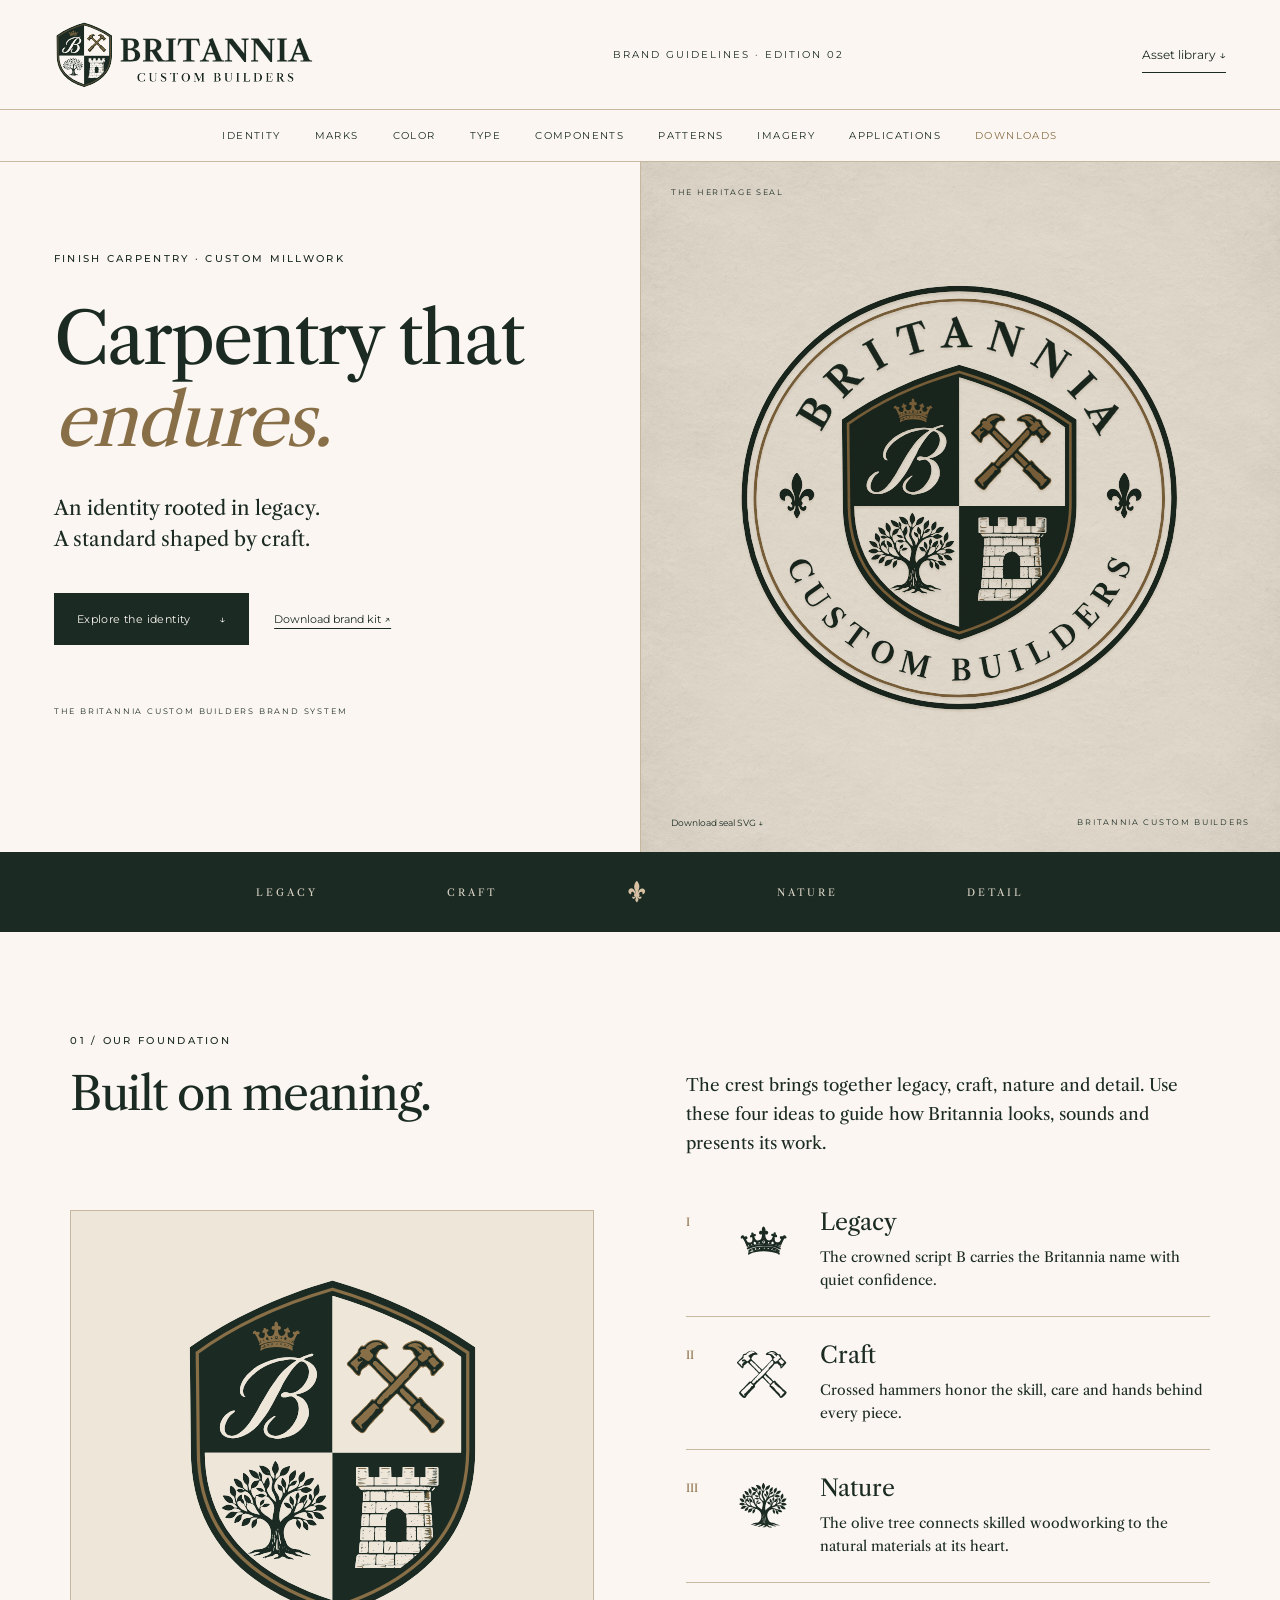
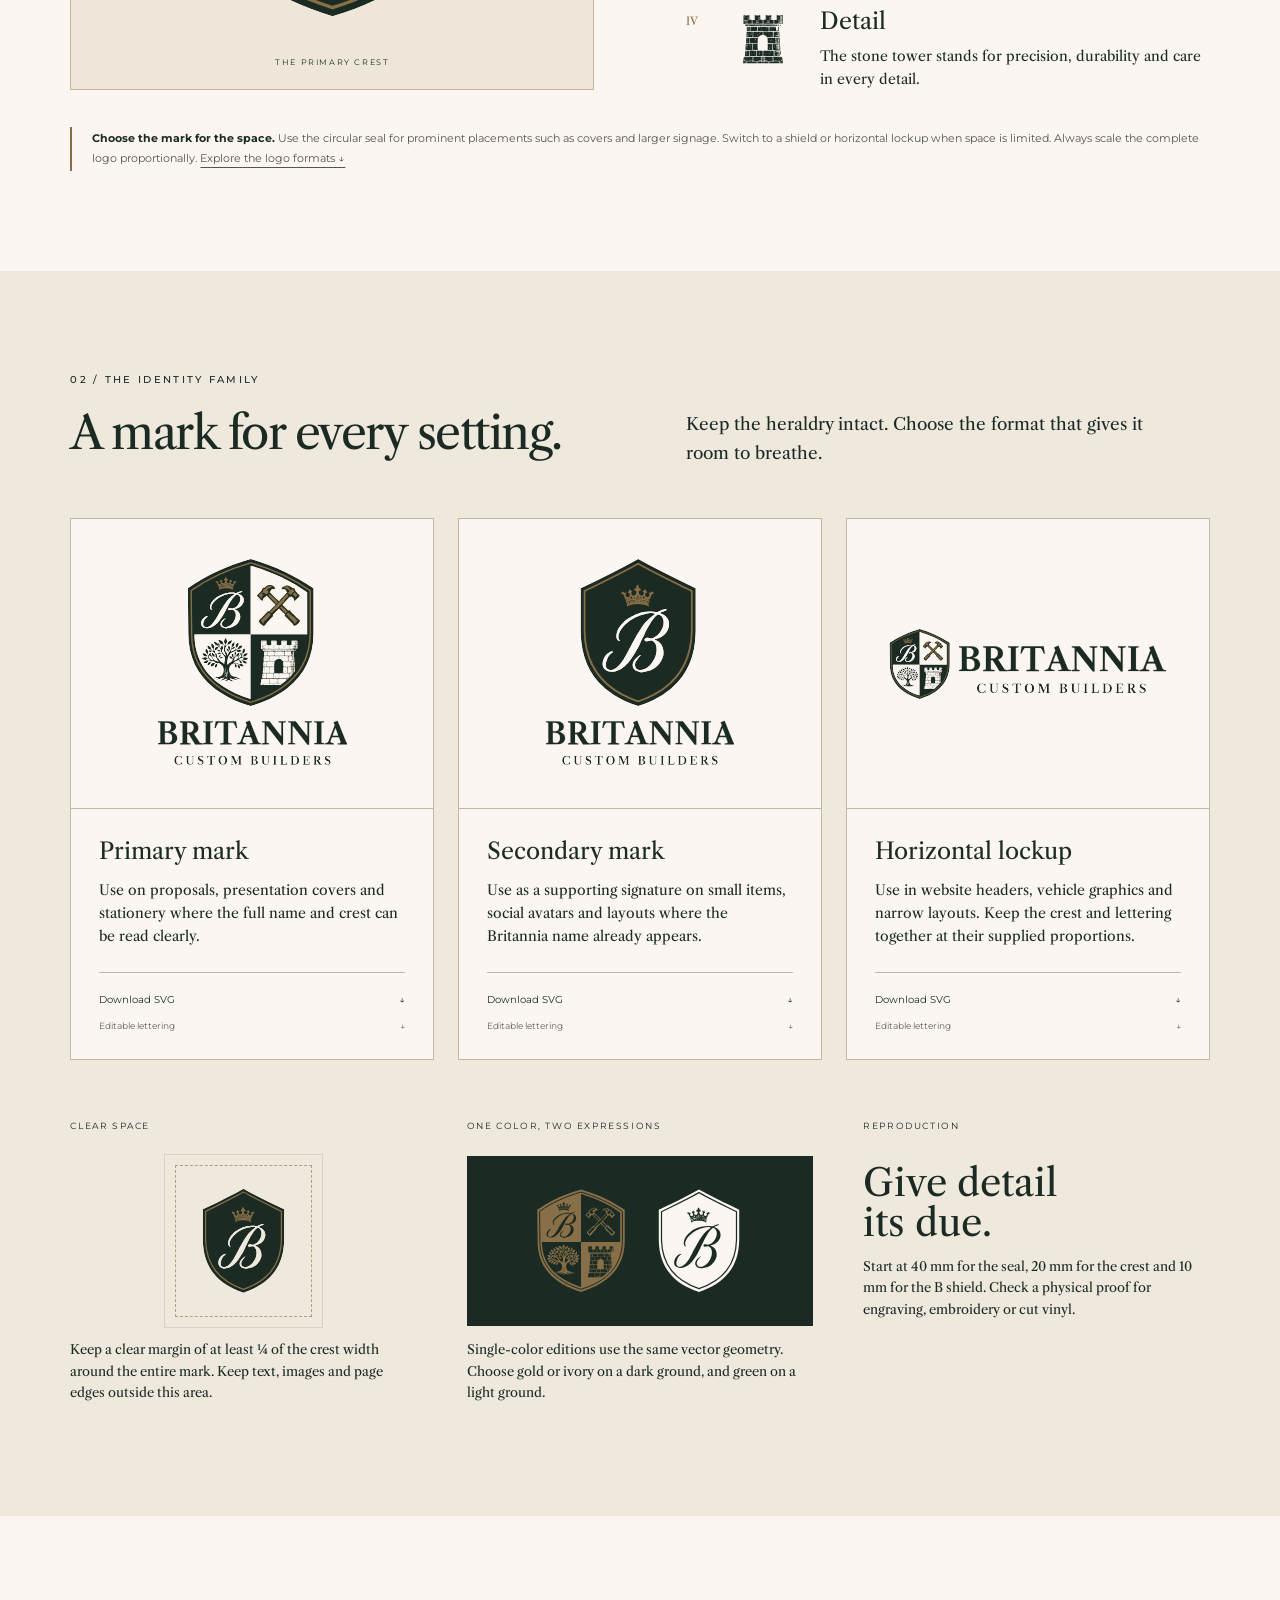
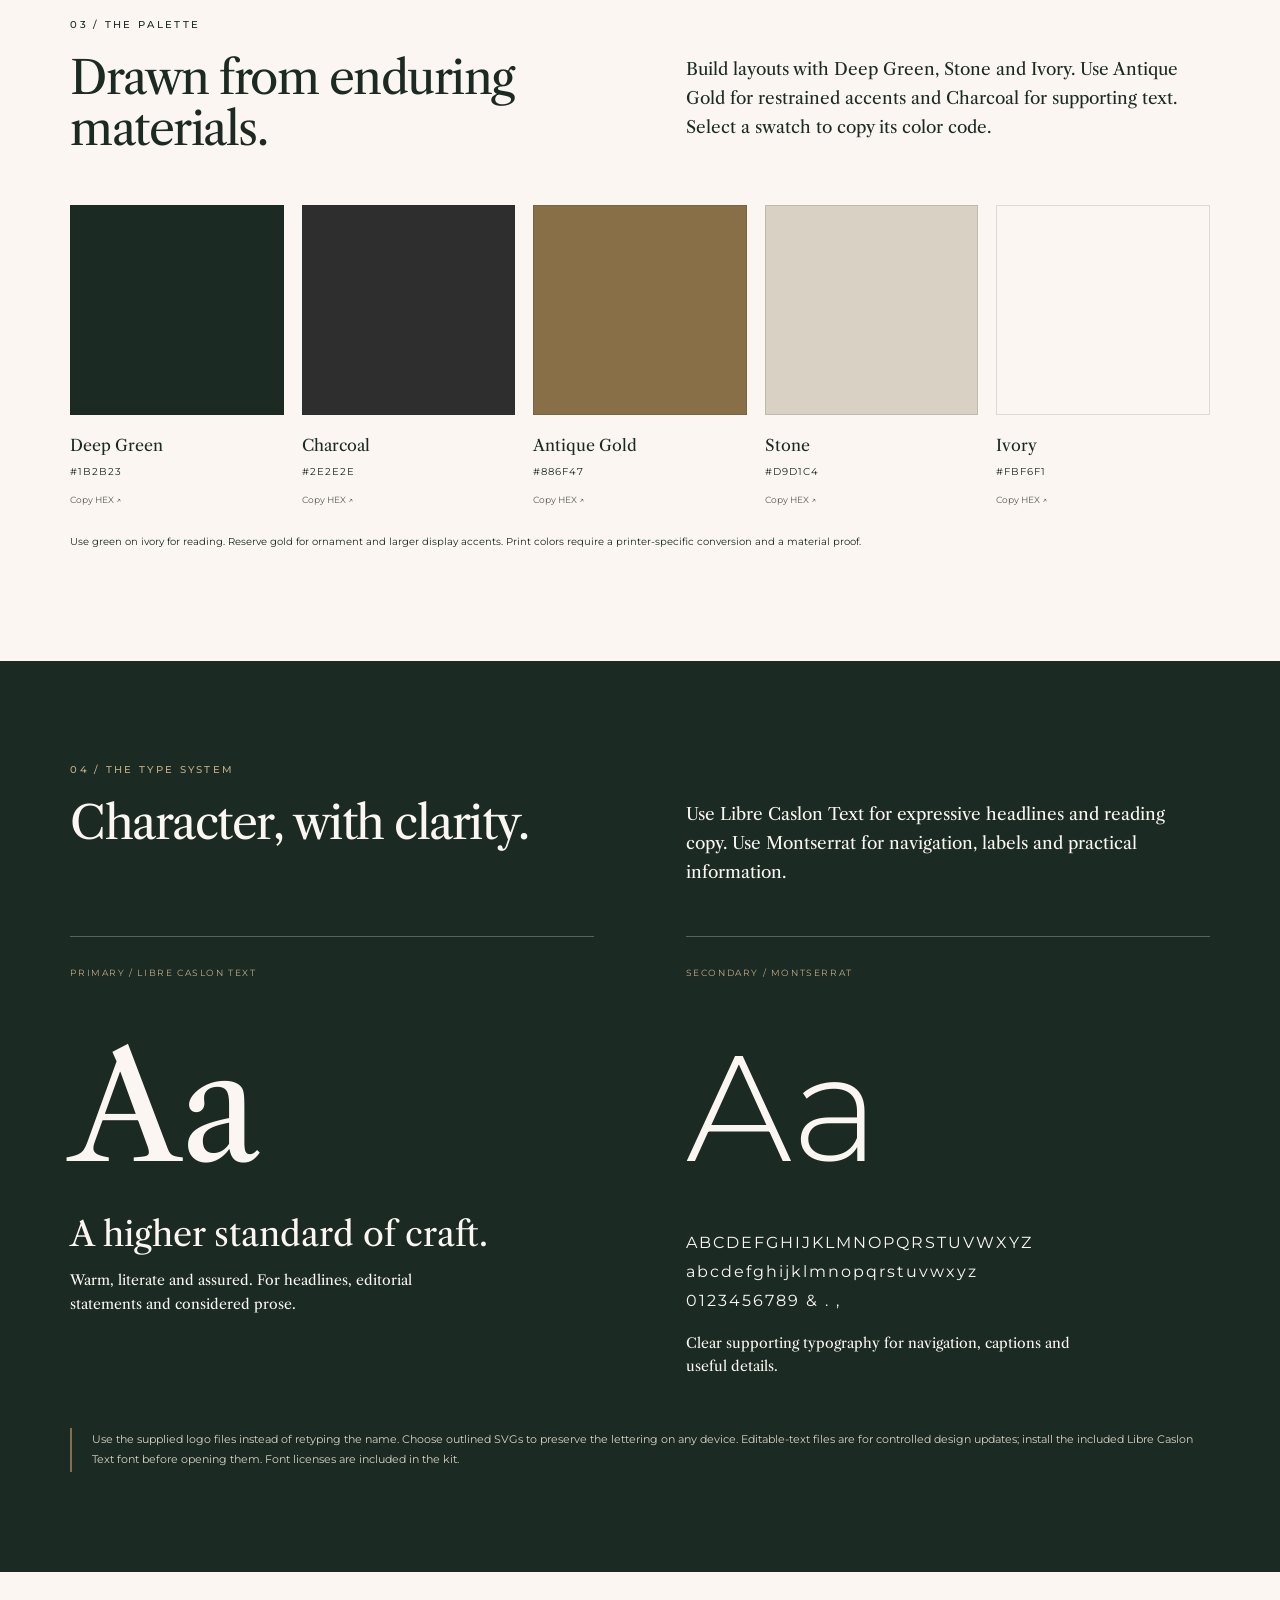
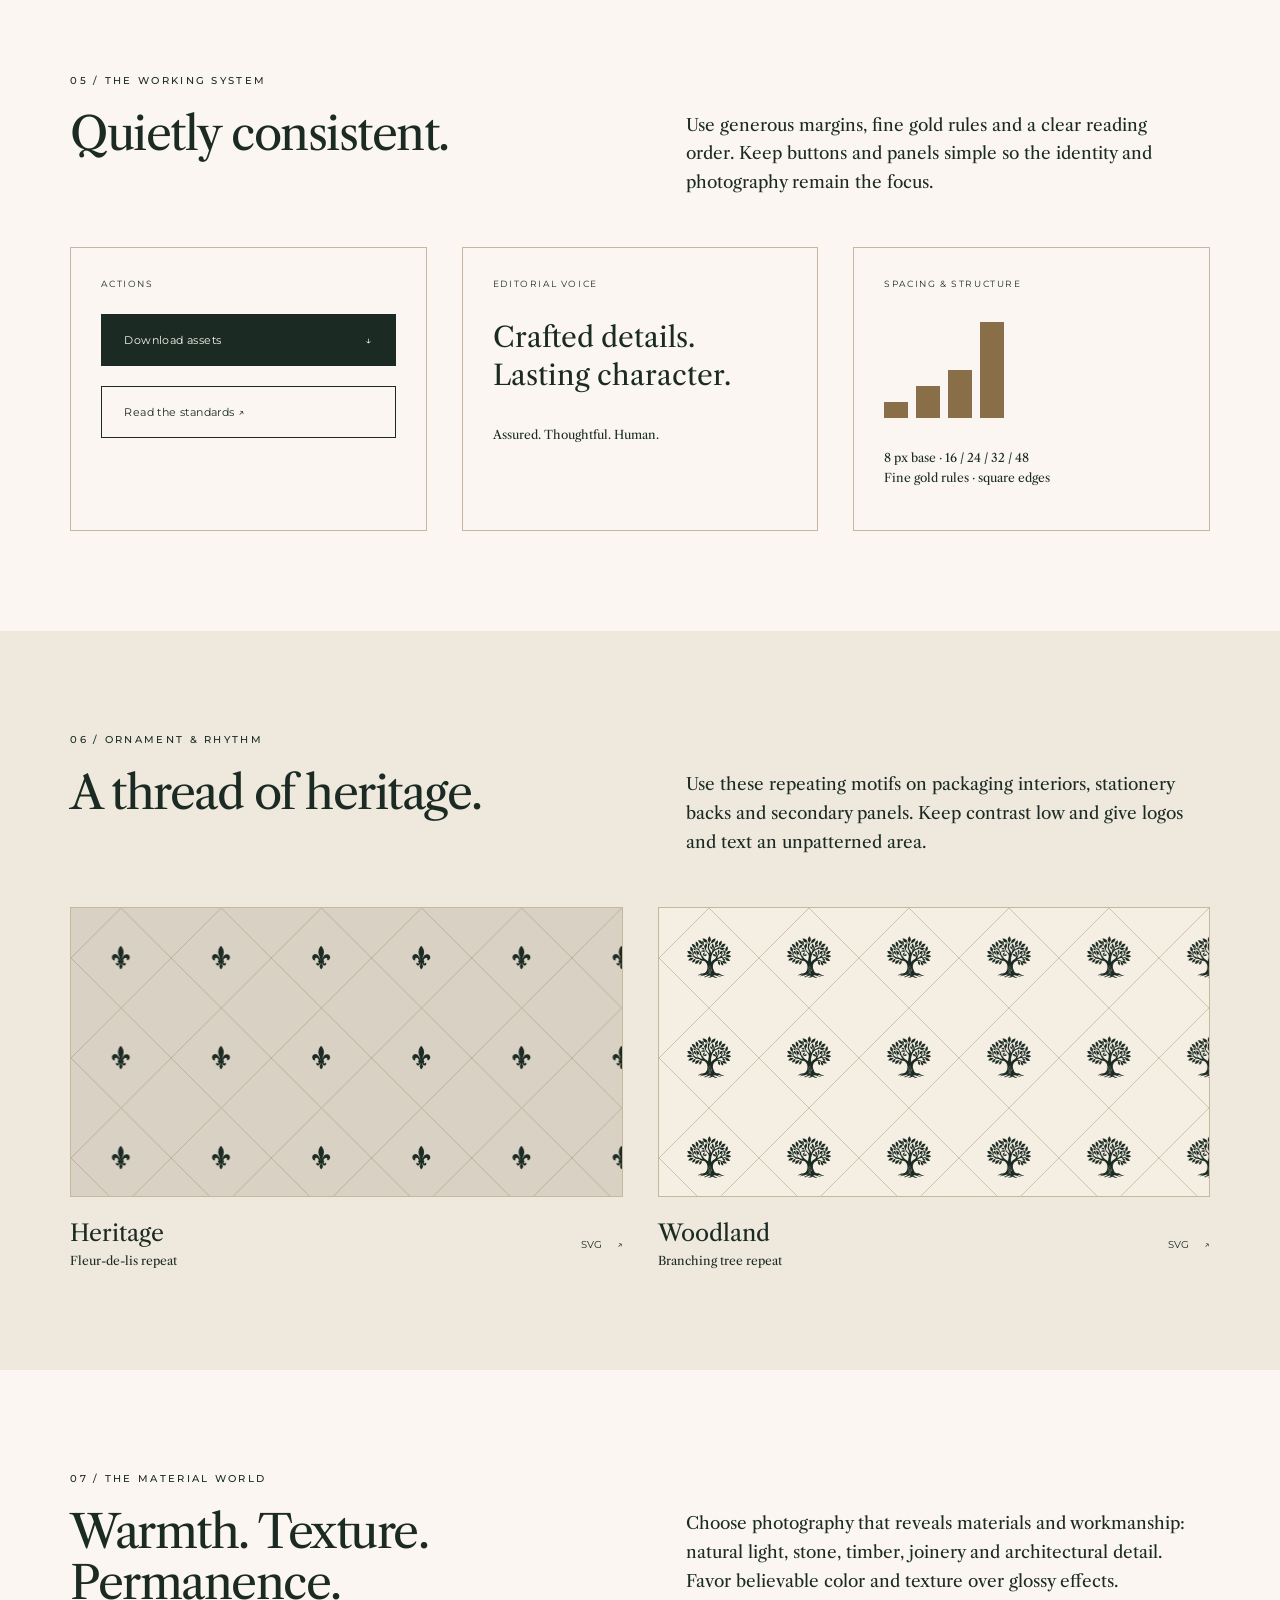
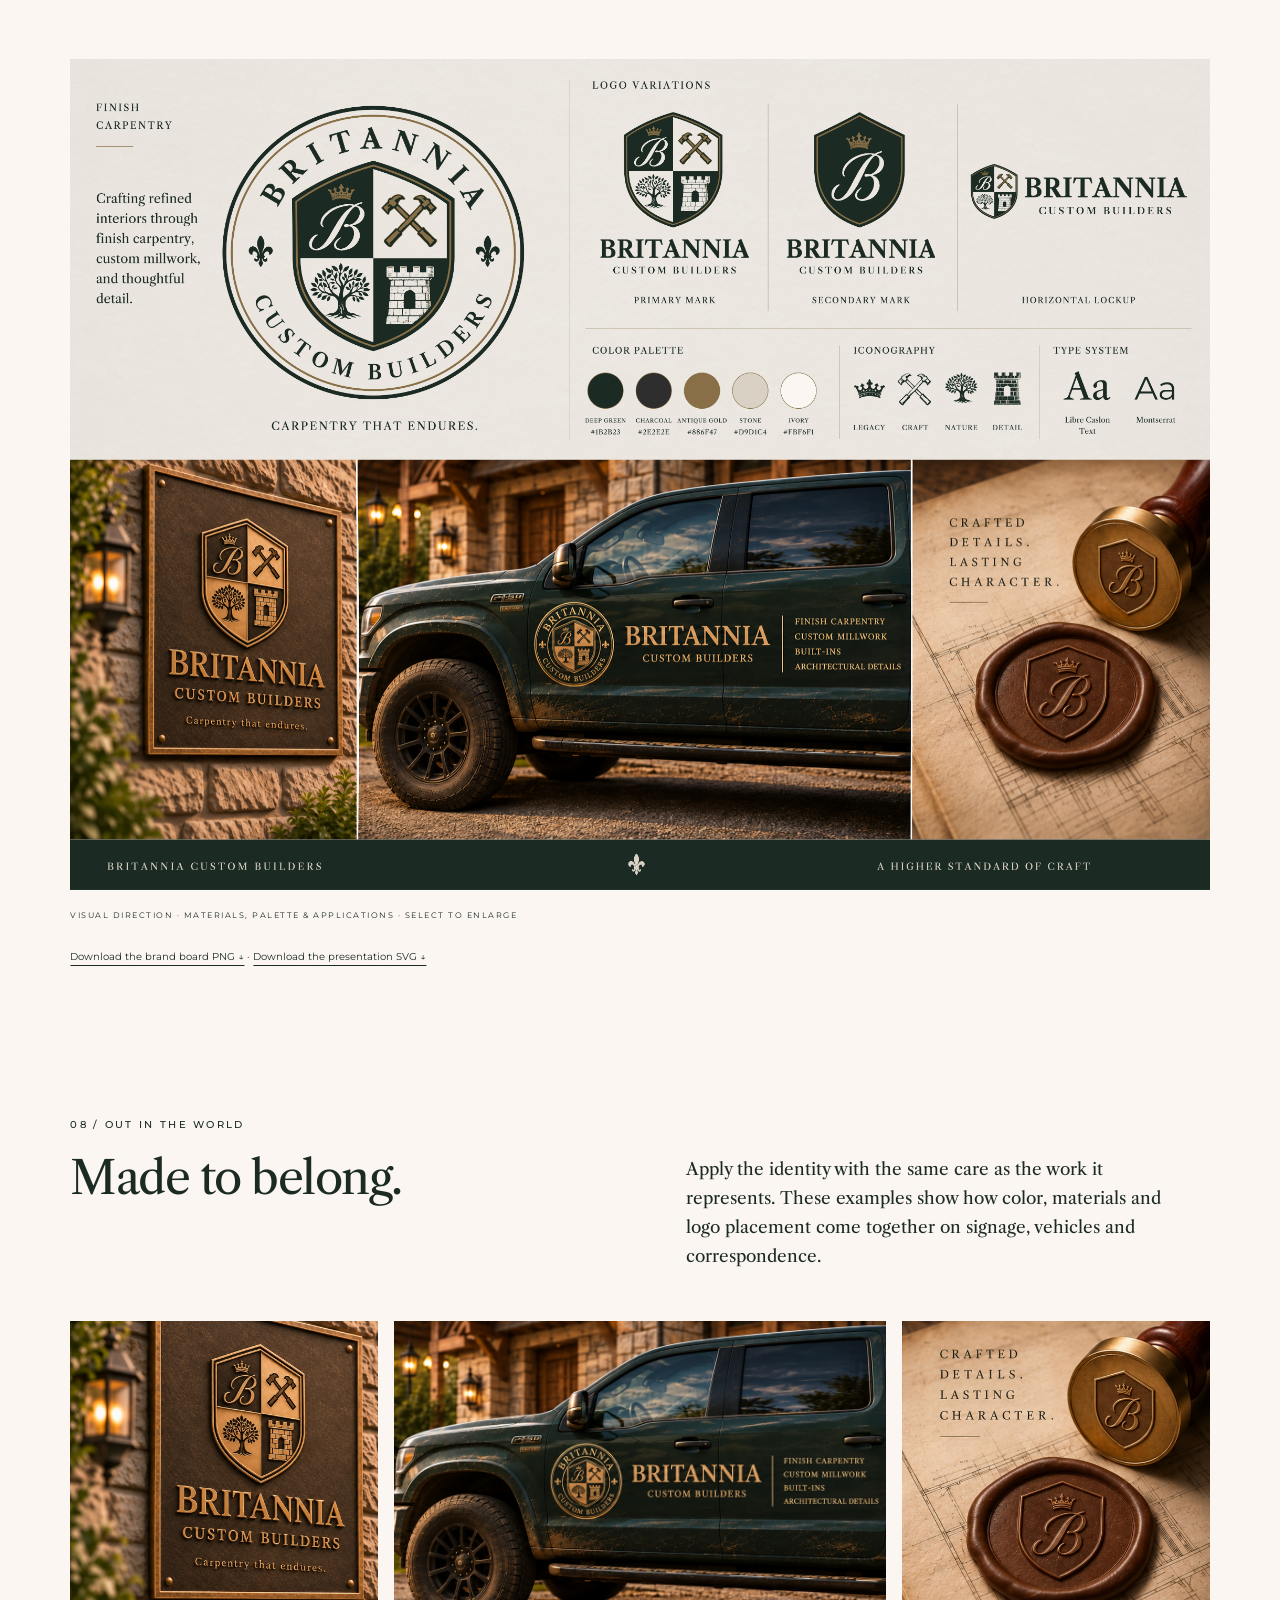
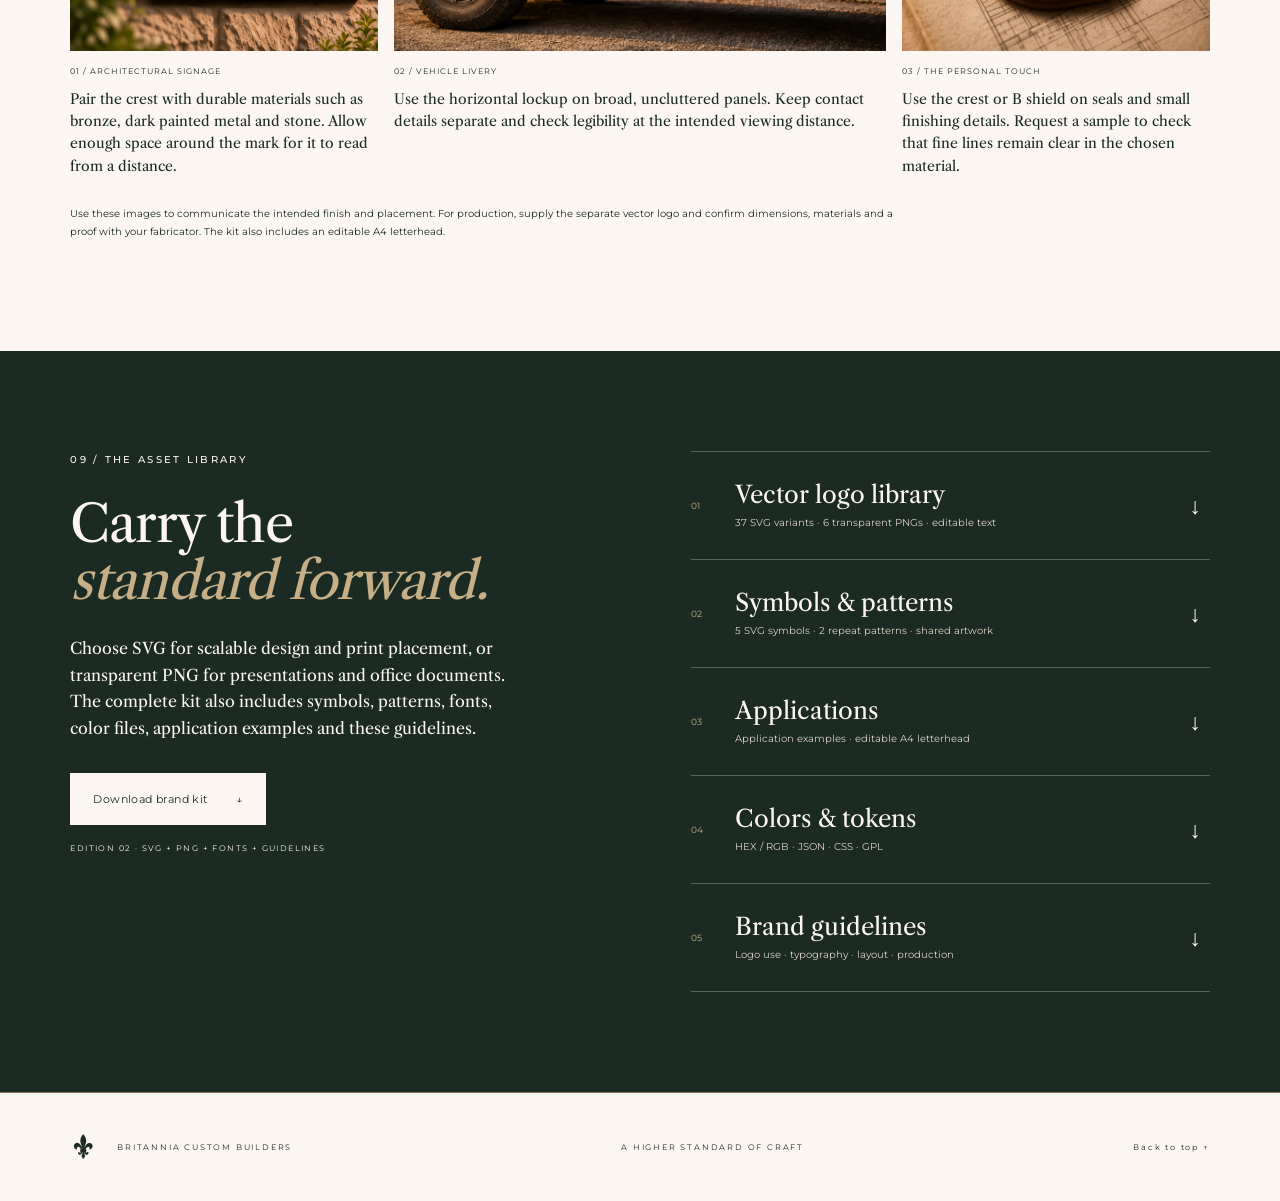
<file: index.html>
<!doctype html><html lang="en"><head><meta charset="utf-8"><meta name="viewport" content="width=device-width,initial-scale=1"><meta name="theme-color" content="#1B2B23"><meta name="description" content="The Britannia Custom Builders brand house. A practical guide to Britannia Custom Builders: logos, colors, typography, imagery and downloadable brand assets."><title>Britannia Custom Builders · Brand House</title><link rel="icon" href="assets/icons/britannia-fleur-de-lis.svg" type="image/svg+xml"><link rel="stylesheet" href="styles.css"></head><body><a class="skip" href="#identity">Skip to brand standards</a><header class="masthead"><a class="brand" href="#top"><img src="assets/logos/britannia-horizontal-full-color.svg" alt="Britannia Custom Builders"></a><span class="edition">BRAND GUIDELINES · EDITION 02</span><a class="top-download" href="#downloads">Asset library ↓</a></header><nav aria-label="Brand sections"><a href="#identity">Identity</a><a href="#variants">Marks</a><a href="#colors">Color</a><a href="#typography">Type</a><a href="#components">Components</a><a href="#patterns">Patterns</a><a href="#imagery">Imagery</a><a href="#applications">Applications</a><a href="#downloads">Downloads</a></nav><main id="top"><section class="hero"><div class="hero-copy"><p class="eyebrow">FINISH CARPENTRY · CUSTOM MILLWORK</p><h1>Carpentry that<br><em class="headline-accent">endures.</em></h1><p class="intro">An identity rooted in legacy.<br>A standard shaped by craft.</p><div class="hero-actions"><a class="button" href="#identity">Explore the identity <span>↓</span></a><a class="text-link" href="britannia-brand-kit-r02.zip" download>Download brand kit ↗</a></div><p class="hero-note">THE BRITANNIA CUSTOM BUILDERS BRAND SYSTEM</p></div><div class="hero-art"><span class="corner-label">THE HERITAGE SEAL</span><img src="assets/logos/britannia-seal-full-color.svg" alt="Britannia circular seal with four-part crest"><a class="seal-download" href="assets/logos/britannia-seal-full-color.svg" download>Download seal SVG ↓</a><span class="folio">BRITANNIA CUSTOM BUILDERS</span></div></section><div class="brand-strip"><span>LEGACY</span><span>CRAFT</span><img src="assets/icons/britannia-fleur-de-lis.svg" alt=""><span>NATURE</span><span>DETAIL</span></div>
<section class="section" id="identity"><div class="section-heading"><p class="eyebrow">01 / OUR FOUNDATION</p><h2>Built on meaning.</h2><p>The crest brings together legacy, craft, nature and detail. Use these four ideas to guide how Britannia looks, sounds and presents its work.</p></div><div class="identity-grid"><div class="crest-stage"><img src="assets/logos/britannia-crest-full-color.svg" alt="Four quadrant shield with crown and script B, hammers, tree and tower"><span>THE PRIMARY CREST</span></div><div class="symbol-list"><article><span class="roman">I</span><img src="assets/icons/britannia-crown.svg" alt=""><div><h3>Legacy</h3><p>The crowned script B carries the Britannia name with quiet confidence.</p></div></article><article><span class="roman">II</span><img src="assets/icons/britannia-hammers.svg" alt=""><div><h3>Craft</h3><p>Crossed hammers honor the skill, care and hands behind every piece.</p></div></article><article><span class="roman">III</span><img src="assets/icons/britannia-tree.svg" alt=""><div><h3>Nature</h3><p>The olive tree connects skilled woodworking to the natural materials at its heart.</p></div></article><article><span class="roman">IV</span><img src="assets/icons/britannia-tower.svg" alt=""><div><h3>Detail</h3><p>The stone tower stands for precision, durability and care in every detail.</p></div></article></div></div><aside class="source-note"><strong>Choose the mark for the space.</strong> Use the circular seal for prominent placements such as covers and larger signage. Switch to a shield or horizontal lockup when space is limited. Always scale the complete logo proportionally. <a href="#variants">Explore the logo formats ↓</a></aside></section>
<section class="section tint" id="variants"><div class="section-heading"><p class="eyebrow">02 / THE IDENTITY FAMILY</p><h2>A mark for every setting.</h2><p>Keep the heraldry intact. Choose the format that gives it room to breathe.</p></div><div class="variant-grid"><article class="asset-card"><div class="asset-stage"><img src="assets/logos/britannia-primary-lockup-full-color.svg" alt="Primary mark"></div><div class="card-info"><h3>Primary mark</h3><p>Use on proposals, presentation covers and stationery where the full name and crest can be read clearly.</p><a href="assets/logos/britannia-primary-lockup-full-color.svg" download>Download SVG <span aria-hidden="true">↓</span></a><a class="editable-download" href="assets/logos/britannia-primary-lockup-editable-text.svg" download>Editable lettering <span aria-hidden="true">↓</span></a></div></article><article class="asset-card"><div class="asset-stage"><img src="assets/logos/britannia-secondary-lockup-full-color.svg" alt="Secondary mark"></div><div class="card-info"><h3>Secondary mark</h3><p>Use as a supporting signature on small items, social avatars and layouts where the Britannia name already appears.</p><a href="assets/logos/britannia-secondary-lockup-full-color.svg" download>Download SVG <span aria-hidden="true">↓</span></a><a class="editable-download" href="assets/logos/britannia-secondary-lockup-editable-text.svg" download>Editable lettering <span aria-hidden="true">↓</span></a></div></article><article class="asset-card"><div class="asset-stage"><img src="assets/logos/britannia-horizontal-full-color.svg" alt="Horizontal lockup"></div><div class="card-info"><h3>Horizontal lockup</h3><p>Use in website headers, vehicle graphics and narrow layouts. Keep the crest and lettering together at their supplied proportions.</p><a href="assets/logos/britannia-horizontal-full-color.svg" download>Download SVG <span aria-hidden="true">↓</span></a><a class="editable-download" href="assets/logos/britannia-horizontal-editable-text.svg" download>Editable lettering <span aria-hidden="true">↓</span></a></div></article></div><div class="usage-grid"><div><span class="small-label">CLEAR SPACE</span><div class="clearspace"><img src="assets/logos/britannia-monogram-full-color.svg" alt="B shield clear-space example"></div><p>Keep a clear margin of at least ¼ of the crest width around the entire mark. Keep text, images and page edges outside this area.</p></div><div><span class="small-label">ONE COLOR, TWO EXPRESSIONS</span><div class="mono"><img src="assets/logos/britannia-crest-gold.svg" alt="Single-color gold crest"><img src="assets/logos/britannia-monogram-ivory.svg" alt="Single-color ivory B shield"></div><p>Single-color editions use the same vector geometry. Choose gold or ivory on a dark ground, and green on a light ground.</p></div><div><span class="small-label">REPRODUCTION</span><h3 class="rule-title">Give detail<br>its due.</h3><p>Start at 40 mm for the seal, 20 mm for the crest and 10 mm for the B shield. Check a physical proof for engraving, embroidery or cut vinyl.</p></div></div></section>
<section class="section" id="colors"><div class="section-heading"><p class="eyebrow">03 / THE PALETTE</p><h2>Drawn from enduring materials.</h2><p>Build layouts with Deep Green, Stone and Ivory. Use Antique Gold for restrained accents and Charcoal for supporting text. Select a swatch to copy its color code.</p></div><div class="swatches"><button class="swatch" data-color="#1B2B23" aria-label="Copy deep-green #1B2B23"><span style="background:#1B2B23"></span><strong>Deep Green</strong><code>#1B2B23</code><small>Copy HEX ↗</small></button><button class="swatch" data-color="#2E2E2E" aria-label="Copy charcoal #2E2E2E"><span style="background:#2E2E2E"></span><strong>Charcoal</strong><code>#2E2E2E</code><small>Copy HEX ↗</small></button><button class="swatch" data-color="#886F47" aria-label="Copy antique-gold #886F47"><span style="background:#886F47"></span><strong>Antique Gold</strong><code>#886F47</code><small>Copy HEX ↗</small></button><button class="swatch" data-color="#D9D1C4" aria-label="Copy stone #D9D1C4"><span style="background:#D9D1C4"></span><strong>Stone</strong><code>#D9D1C4</code><small>Copy HEX ↗</small></button><button class="swatch" data-color="#FBF6F1" aria-label="Copy ivory #FBF6F1"><span style="background:#FBF6F1"></span><strong>Ivory</strong><code>#FBF6F1</code><small>Copy HEX ↗</small></button></div><p class="caption">Use green on ivory for reading. Reserve gold for ornament and larger display accents. Print colors require a printer-specific conversion and a material proof.</p></section>
<section class="section type-section" id="typography"><div class="section-heading"><p class="eyebrow">04 / THE TYPE SYSTEM</p><h2>Character, with clarity.</h2><p>Use Libre Caslon Text for expressive headlines and reading copy. Use Montserrat for navigation, labels and practical information.</p></div><div class="type-grid"><article><span class="small-label">PRIMARY / LIBRE CASLON TEXT</span><div class="type-sample serif">Aa</div><h3>A higher standard of craft.</h3><p>Warm, literate and assured. For headlines, editorial statements and considered prose.</p></article><article><span class="small-label">SECONDARY / MONTSERRAT</span><div class="type-sample sans">Aa</div><p class="type-alphabet">ABCDEFGHIJKLMNOPQRSTUVWXYZ<br>abcdefghijklmnopqrstuvwxyz<br>0123456789 &amp; . ,</p><p>Clear supporting typography for navigation, captions and useful details.</p></article></div><aside class="source-note">Use the supplied logo files instead of retyping the name. Choose outlined SVGs to preserve the lettering on any device. Editable-text files are for controlled design updates; install the included Libre Caslon Text font before opening them. Font licenses are included in the kit.</aside></section>
<section class="section" id="components"><div class="section-heading"><p class="eyebrow">05 / THE WORKING SYSTEM</p><h2>Quietly consistent.</h2><p>Use generous margins, fine gold rules and a clear reading order. Keep buttons and panels simple so the identity and photography remain the focus.</p></div><div class="component-grid"><article class="component"><span class="small-label">ACTIONS</span><a class="button" href="#downloads">Download assets <span>↓</span></a><a class="outline-button" href="assets/guidelines/britannia-brand-guidelines.html" target="_blank" rel="noopener">Read the standards ↗</a></article><article class="component"><span class="small-label">EDITORIAL VOICE</span><blockquote>Crafted details.<br>Lasting character.</blockquote><p>Assured. Thoughtful. Human.</p></article><article class="component"><span class="small-label">SPACING &amp; STRUCTURE</span><div class="space-bars"><i></i><i></i><i></i><i></i></div><p>8 px base · 16 / 24 / 32 / 48<br>Fine gold rules · square edges</p></article></div></section>
<section class="section tint" id="patterns"><div class="section-heading"><p class="eyebrow">06 / ORNAMENT &amp; RHYTHM</p><h2>A thread of heritage.</h2><p>Use these repeating motifs on packaging interiors, stationery backs and secondary panels. Keep contrast low and give logos and text an unpatterned area.</p></div><div class="pattern-grid"><article><div class="pattern-panel heritage" style="background-image:url(assets/patterns/britannia-pattern-heritage.svg)"></div><div class="pattern-caption"><div><h3>Heritage</h3><p>Fleur-de-lis repeat</p></div><a href="assets/patterns/britannia-pattern-heritage.svg" download>SVG <span aria-hidden="true">↗</span></a></div></article><article><div class="pattern-panel woodland" style="background-image:url(assets/patterns/britannia-pattern-woodland.svg)"></div><div class="pattern-caption"><div><h3>Woodland</h3><p>Branching tree repeat</p></div><a href="assets/patterns/britannia-pattern-woodland.svg" download>SVG <span aria-hidden="true">↗</span></a></div></article></div></section>
<section class="section" id="imagery"><div class="section-heading"><p class="eyebrow">07 / THE MATERIAL WORLD</p><h2>Warmth. Texture. Permanence.</h2><p>Choose photography that reveals materials and workmanship: natural light, stone, timber, joinery and architectural detail. Favor believable color and texture over glossy effects.</p></div><figure class="board"><a href="assets/boards/britannia-material-world.png" target="_blank" rel="noopener"><img src="assets/boards/britannia-material-world.png" alt="Britannia visual direction showing materials, palette, identity and application examples"></a><figcaption>VISUAL DIRECTION · MATERIALS, PALETTE & APPLICATIONS · SELECT TO ENLARGE</figcaption></figure><p class="caption"><a href="assets/boards/britannia-material-world.png" download>Download the brand board PNG ↓</a> · <a href="assets/boards/britannia-material-world.svg" download>Download the presentation SVG ↓</a></p></section>
<section class="section applications" id="applications"><div class="section-heading"><p class="eyebrow">08 / OUT IN THE WORLD</p><h2>Made to belong.</h2><p>Apply the identity with the same care as the work it represents. These examples show how color, materials and logo placement come together on signage, vehicles and correspondence.</p></div><div class="application-grid"><figure class="sign"><img src="assets/applications/britannia-signage-mockup.jpg" alt="Bronze and charcoal Britannia signage mounted on stone"><figcaption>01 / ARCHITECTURAL SIGNAGE<p>Pair the crest with durable materials such as bronze, dark painted metal and stone. Allow enough space around the mark for it to read from a distance.</p></figcaption></figure><figure class="truck"><img src="assets/applications/britannia-truck-mockup.jpg" alt="Deep green Britannia truck with gold branding"><figcaption>02 / VEHICLE LIVERY<p>Use the horizontal lockup on broad, uncluttered panels. Keep contact details separate and check legibility at the intended viewing distance.</p></figcaption></figure><figure class="wax"><img src="assets/applications/britannia-wax-seal-mockup.jpg" alt="Britannia wax seal and brass stamp on architectural plans"><figcaption>03 / THE PERSONAL TOUCH<p>Use the crest or B shield on seals and small finishing details. Request a sample to check that fine lines remain clear in the chosen material.</p></figcaption></figure></div><p class="caption">Use these images to communicate the intended finish and placement. For production, supply the separate vector logo and confirm dimensions, materials and a proof with your fabricator. The kit also includes an editable A4 letterhead.</p></section>
<section class="section downloads" id="downloads"><div class="download-intro"><p class="eyebrow">09 / THE ASSET LIBRARY</p><h2>Carry the<br><em>standard forward.</em></h2><p>Choose SVG for scalable design and print placement, or transparent PNG for presentations and office documents. The complete kit also includes symbols, patterns, fonts, color files, application examples and these guidelines.</p><a class="button light" href="britannia-brand-kit-r02.zip" download>Download brand kit <span>↓</span></a><span class="download-meta">EDITION 02 · SVG + PNG + FONTS + GUIDELINES</span></div><div class="download-list"><a class="download-row" href="britannia-vector-logos-r02.zip" download><span>01</span><div><h3>Vector logo library</h3><p>37 SVG variants · 6 transparent PNGs · editable text</p></div><b aria-hidden="true">↓</b></a><a class="download-row" href="britannia-symbols-patterns-r02.zip" download><span>02</span><div><h3>Symbols &amp; patterns</h3><p>5 SVG symbols · 2 repeat patterns · shared artwork</p></div><b aria-hidden="true">↓</b></a><a class="download-row" href="britannia-applications.zip" download><span>03</span><div><h3>Applications</h3><p>Application examples · editable A4 letterhead</p></div><b aria-hidden="true">↓</b></a><a class="download-row" href="britannia-palette.zip" download><span>04</span><div><h3>Colors & tokens</h3><p>HEX / RGB · JSON · CSS · GPL</p></div><b aria-hidden="true">↓</b></a><a class="download-row" href="assets/guidelines/britannia-brand-guidelines.md" download><span>05</span><div><h3>Brand guidelines</h3><p>Logo use · typography · layout · production</p></div><b aria-hidden="true">↓</b></a></div></section><footer><div><img src="assets/icons/britannia-fleur-de-lis.svg" alt=""><span>BRITANNIA CUSTOM BUILDERS</span></div><p>A HIGHER STANDARD OF CRAFT</p><a href="#top">Back to top ↑</a></footer></main><div id="toast" role="status" aria-live="polite"></div><script src="app.js"></script></body></html>
</file>
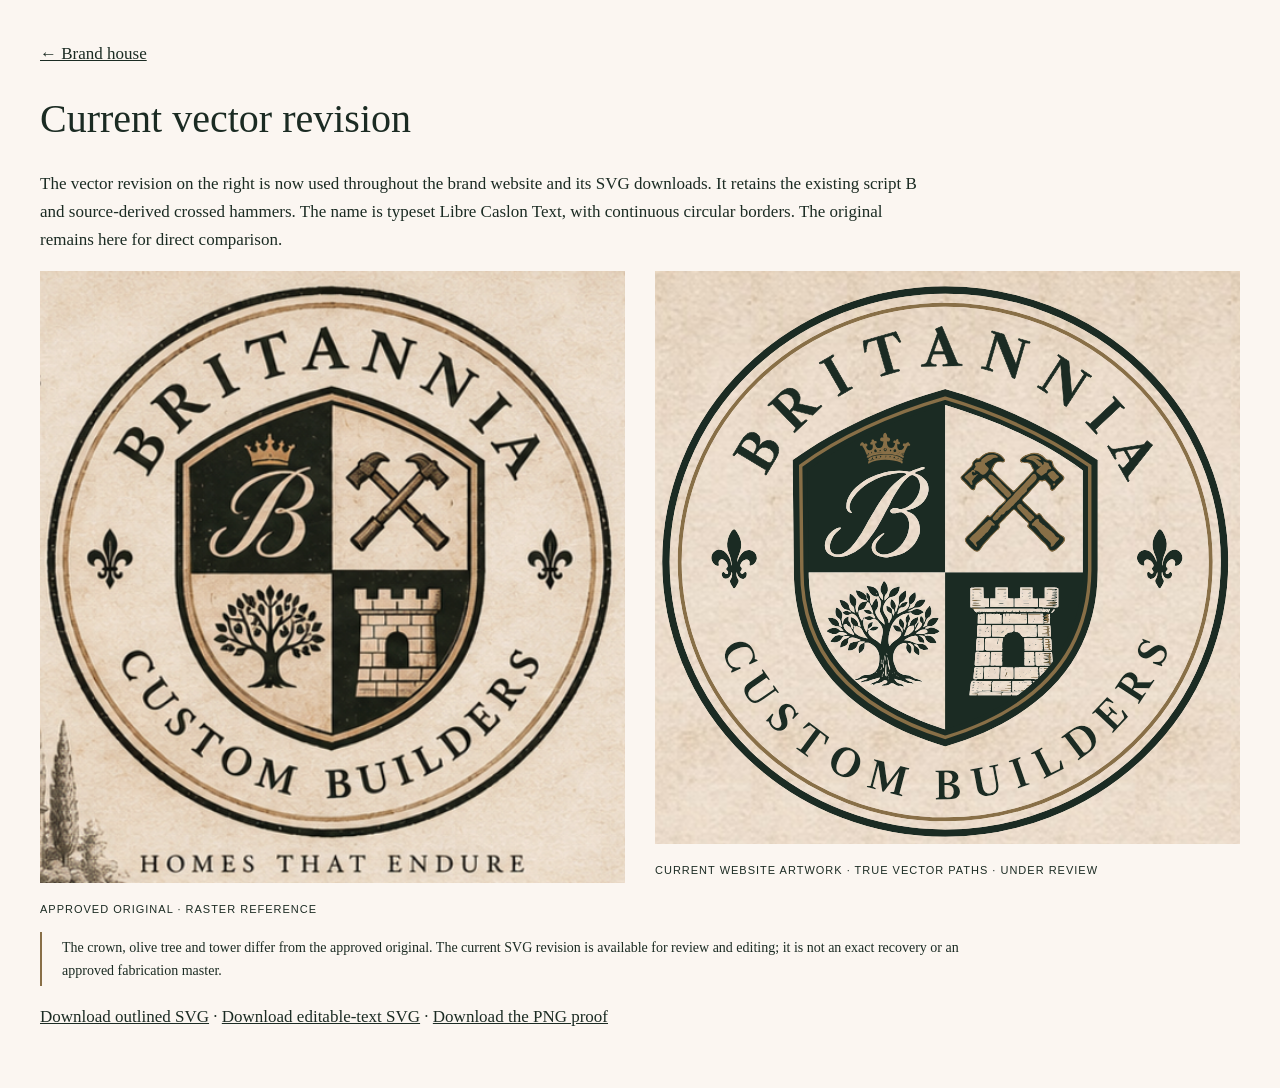
<file: review/index.html>
<!doctype html><html lang="en"><meta charset="utf-8"><meta name="viewport" content="width=device-width,initial-scale=1"><title>Britannia · Current vector revision</title><style>body{margin:0;padding:40px;background:#fbf6f1;color:#1b2b23;font:17px/1.65 Georgia}main{max-width:1200px;margin:auto}h1{font-size:40px;font-weight:400;line-height:1.2}a{color:inherit}p{max-width:900px}.comparison{display:grid;grid-template-columns:1fr 1fr;gap:30px}figure{margin:0}img{display:block;width:100%}.study{background:#e8d6b9 url(../assets/reference/britannia-parchment-texture.jpg);background-size:96px 1050px}figcaption{font:11px/1.5 Arial;letter-spacing:1px;margin-top:18px}.note{border-left:2px solid #886f47;padding:4px 0 4px 20px;font-size:14px}@media(max-width:700px){body{padding:25px}.comparison{grid-template-columns:1fr}h1{font-size:30px}}</style><main><a href="../index.html">← Brand house</a><h1>Current vector revision</h1><p>The vector revision on the right is now used throughout the brand website and its SVG downloads. It retains the existing script B and source-derived crossed hammers. The name is typeset Libre Caslon Text, with continuous circular borders. The original remains here for direct comparison.</p><div class="comparison"><figure><img src="../assets/reference/britannia-approved-seal-detail.png" alt="Approved original reference"><figcaption>APPROVED ORIGINAL · RASTER REFERENCE</figcaption></figure><figure><img class="study" src="britannia-illustration-study.svg" alt="Current vector revision shown on the website"><figcaption>CURRENT WEBSITE ARTWORK · TRUE VECTOR PATHS · UNDER REVIEW</figcaption></figure></div><p class="note">The crown, olive tree and tower differ from the approved original. The current SVG revision is available for review and editing; it is not an exact recovery or an approved fabrication master.</p><p><a href="britannia-illustration-study.svg" download>Download outlined SVG</a> · <a href="britannia-illustration-study-editable-text.svg" download>Download editable-text SVG</a> · <a href="britannia-illustration-study.png" download>Download the PNG proof</a></p></main></html>
</file>
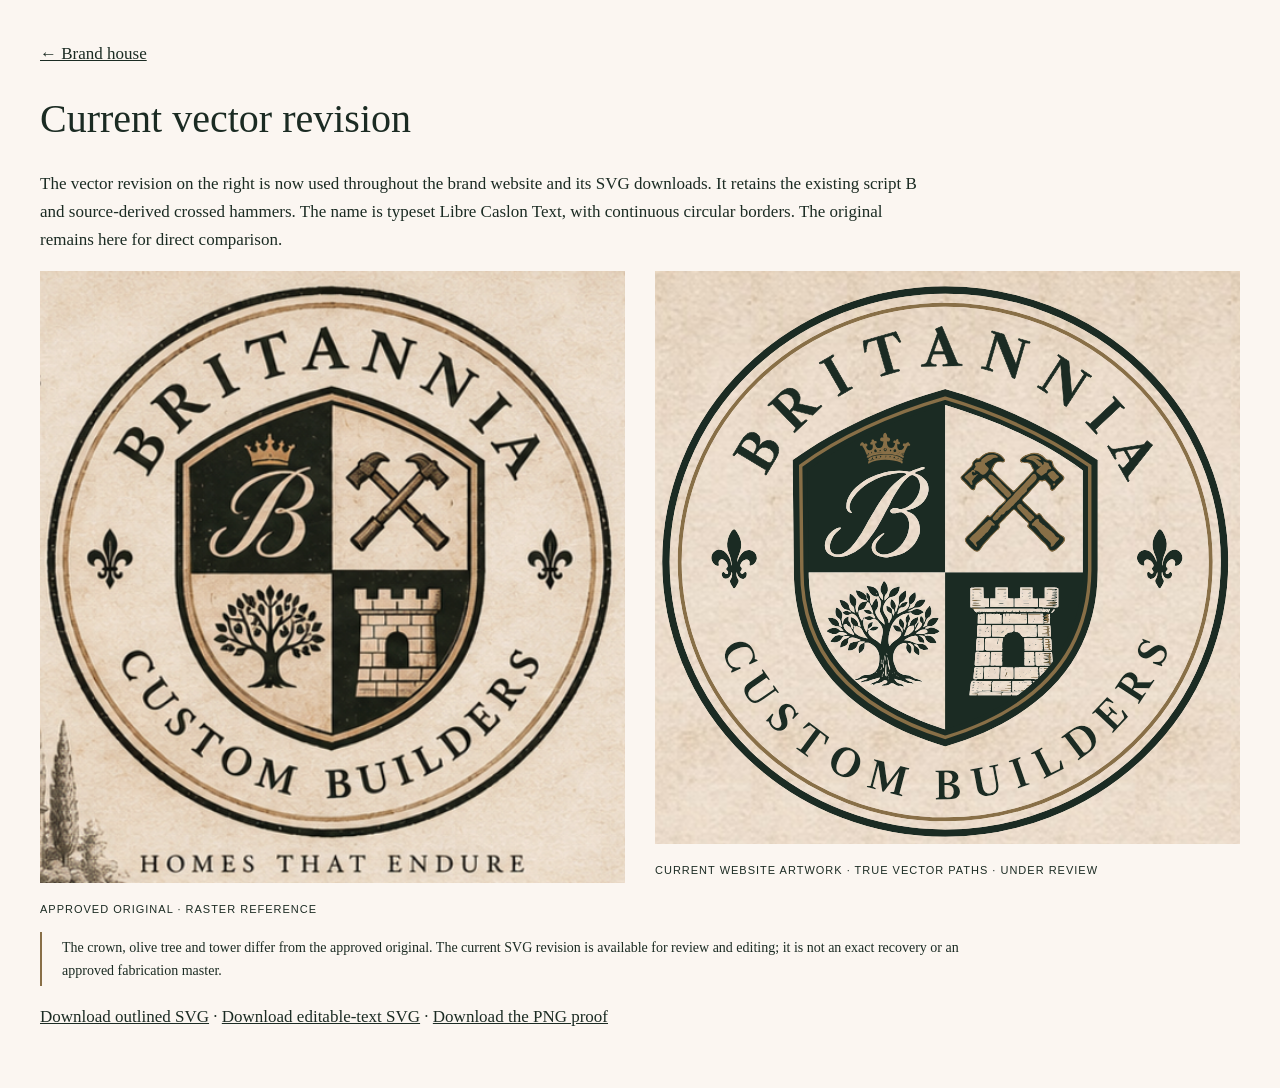
<file: identity-proof.html>
<!doctype html><html lang="en"><meta charset="utf-8"><meta http-equiv="refresh" content="0;url=review/index.html"><title>Britannia identity review</title><a href="review/index.html">Open the separate illustration treatment review</a></html>
</file>
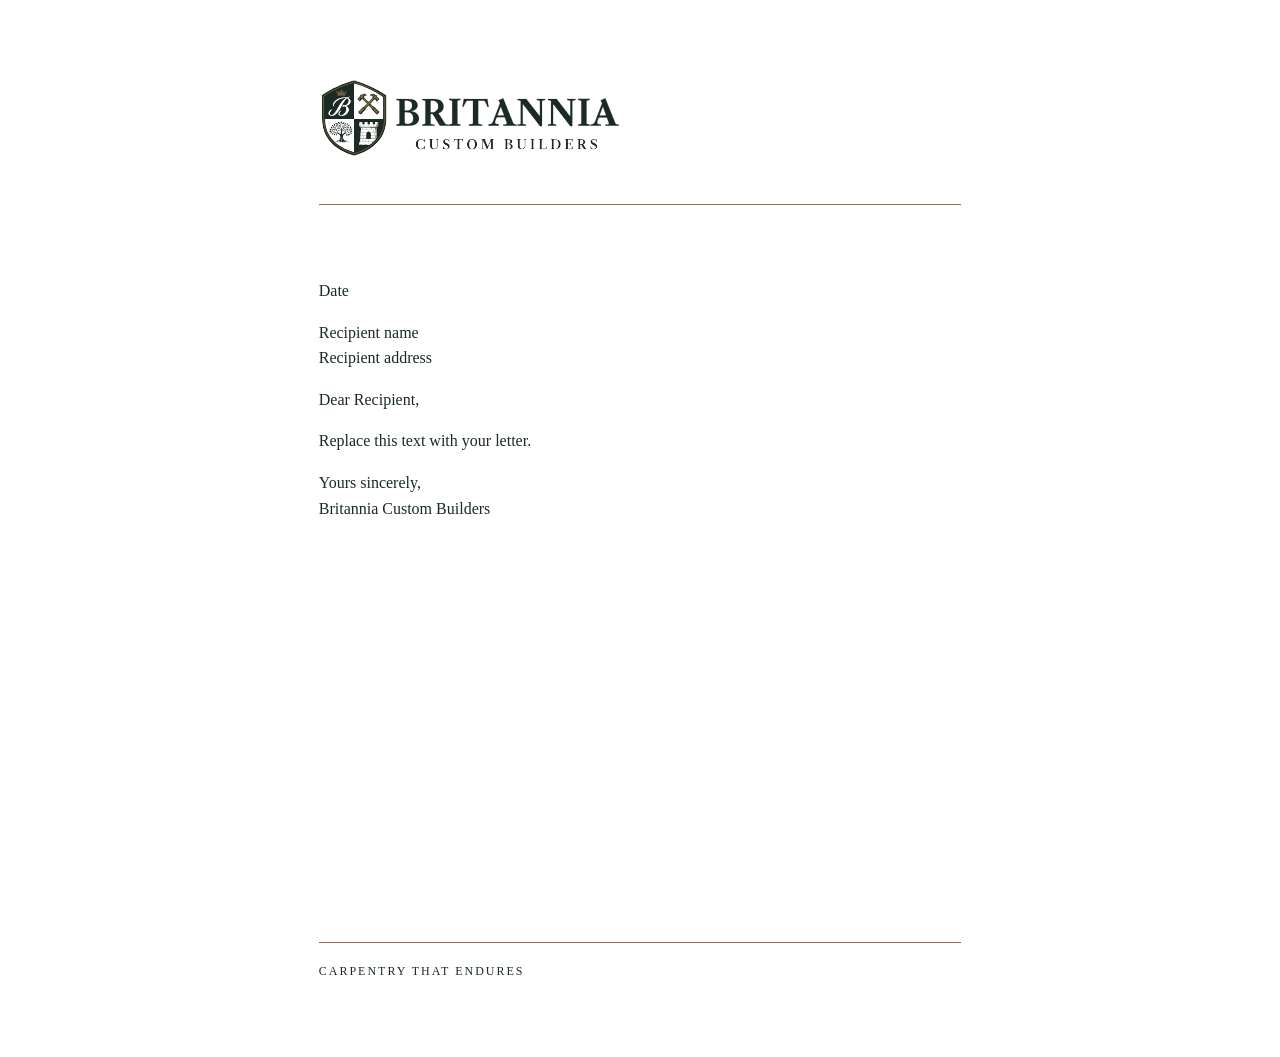
<file: assets/applications/britannia-letterhead.html>
<!doctype html><html lang="en"><meta charset="utf-8"><title>Britannia Letterhead</title><style>@page{size:A4;margin:20mm}body{color:#1b2b23;font:12pt/1.6 Georgia;max-width:170mm;margin:20mm auto}header{border-bottom:1px solid #886f47;padding-bottom:10mm}img{width:80mm}.body{min-height:180mm;padding-top:15mm}footer{border-top:1px solid #886f47;font-size:9pt;letter-spacing:2px;padding-top:5mm}@media print{body{margin:0}}</style><header><img src="../logos/britannia-horizontal-full-color.svg" alt="Britannia Custom Builders"></header><main class="body" contenteditable="true"><p>Date</p><p>Recipient name<br>Recipient address</p><p>Dear Recipient,</p><p>Replace this text with your letter.</p><p>Yours sincerely,<br>Britannia Custom Builders</p></main><footer>CARPENTRY THAT ENDURES</footer></html>
</file>
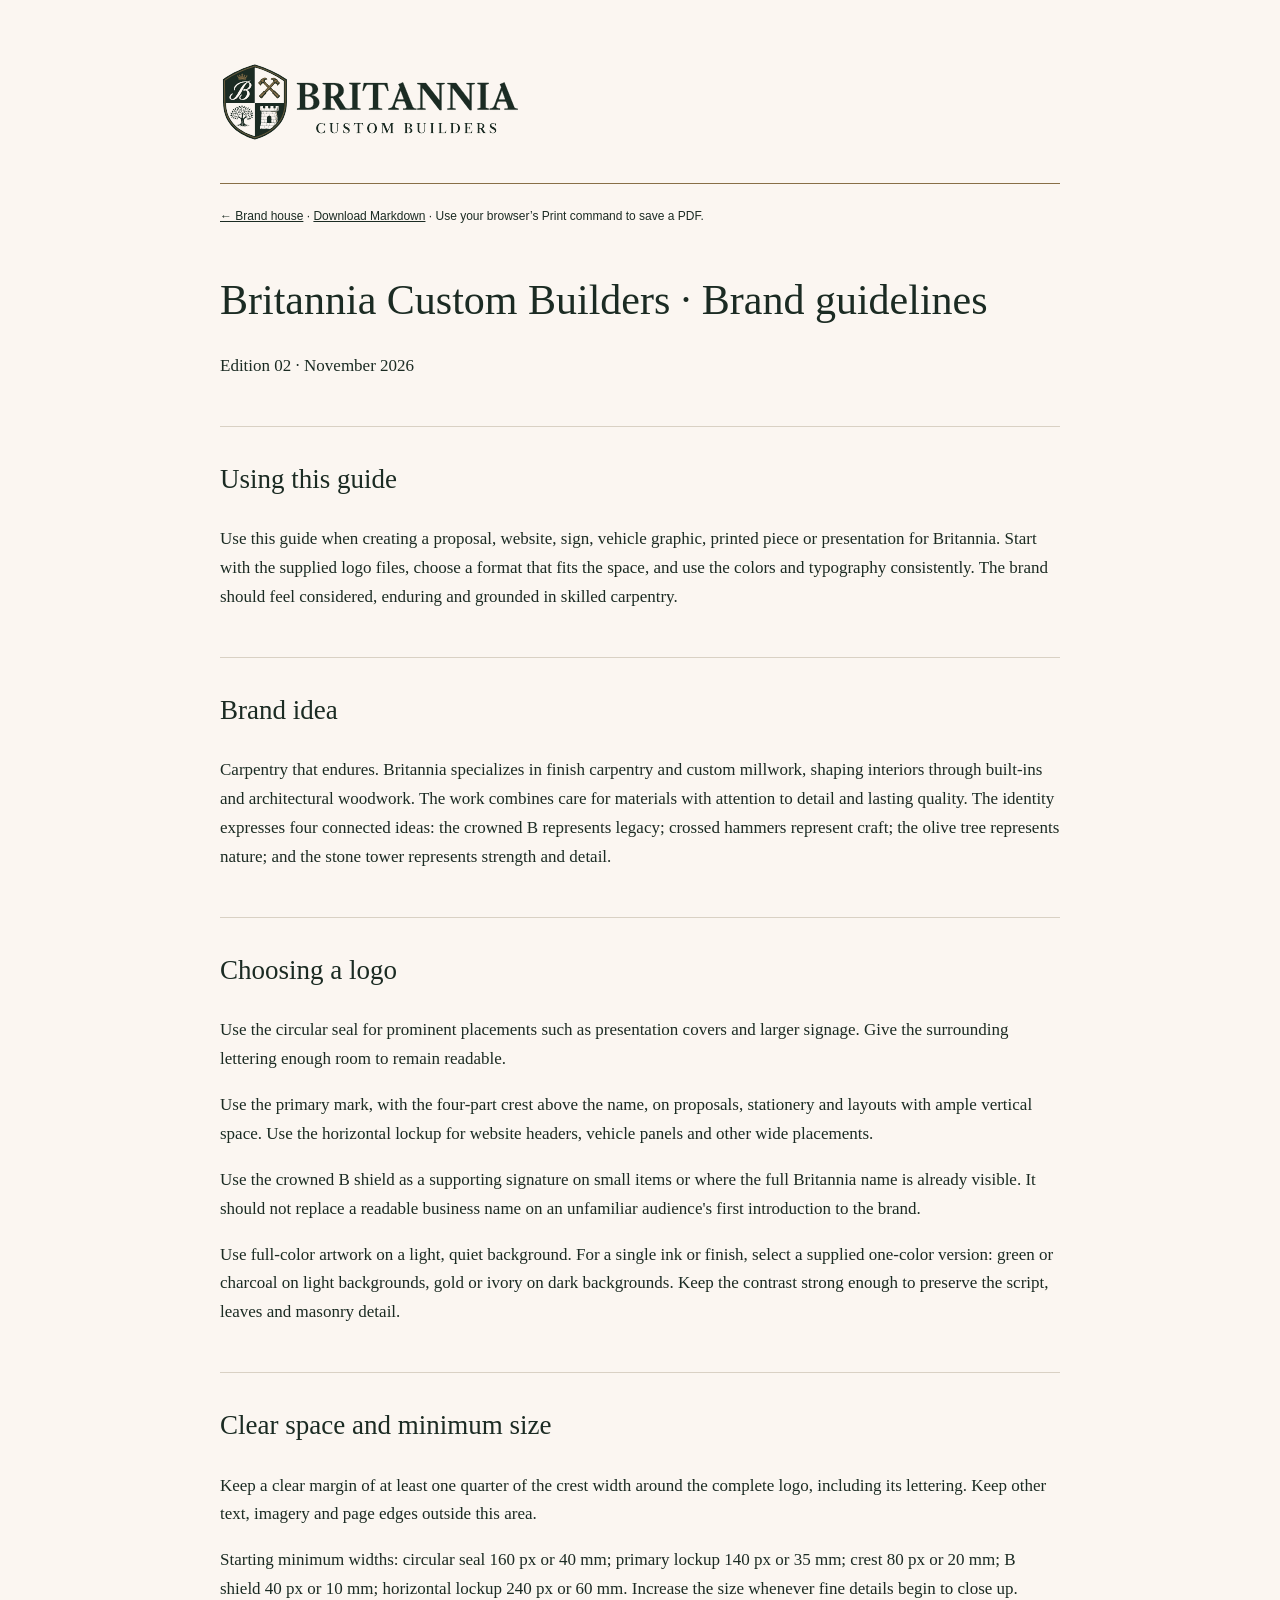
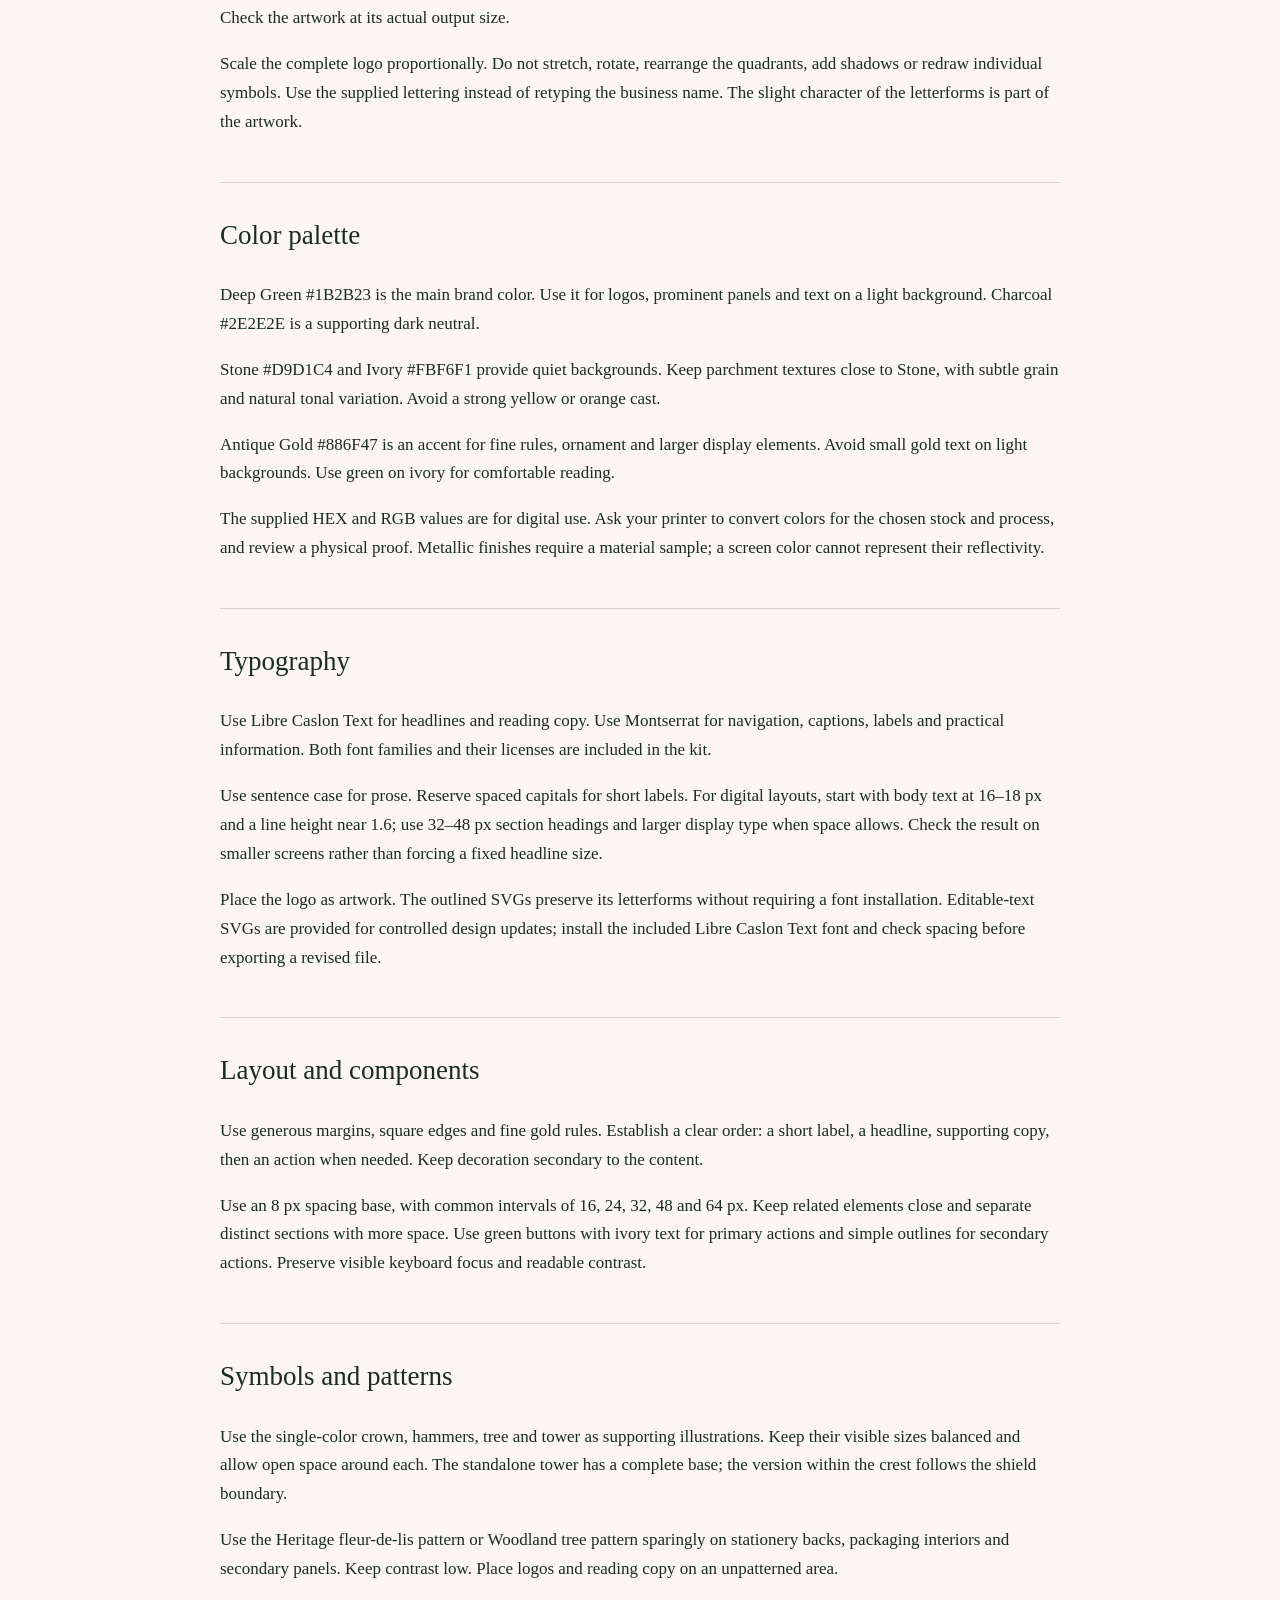
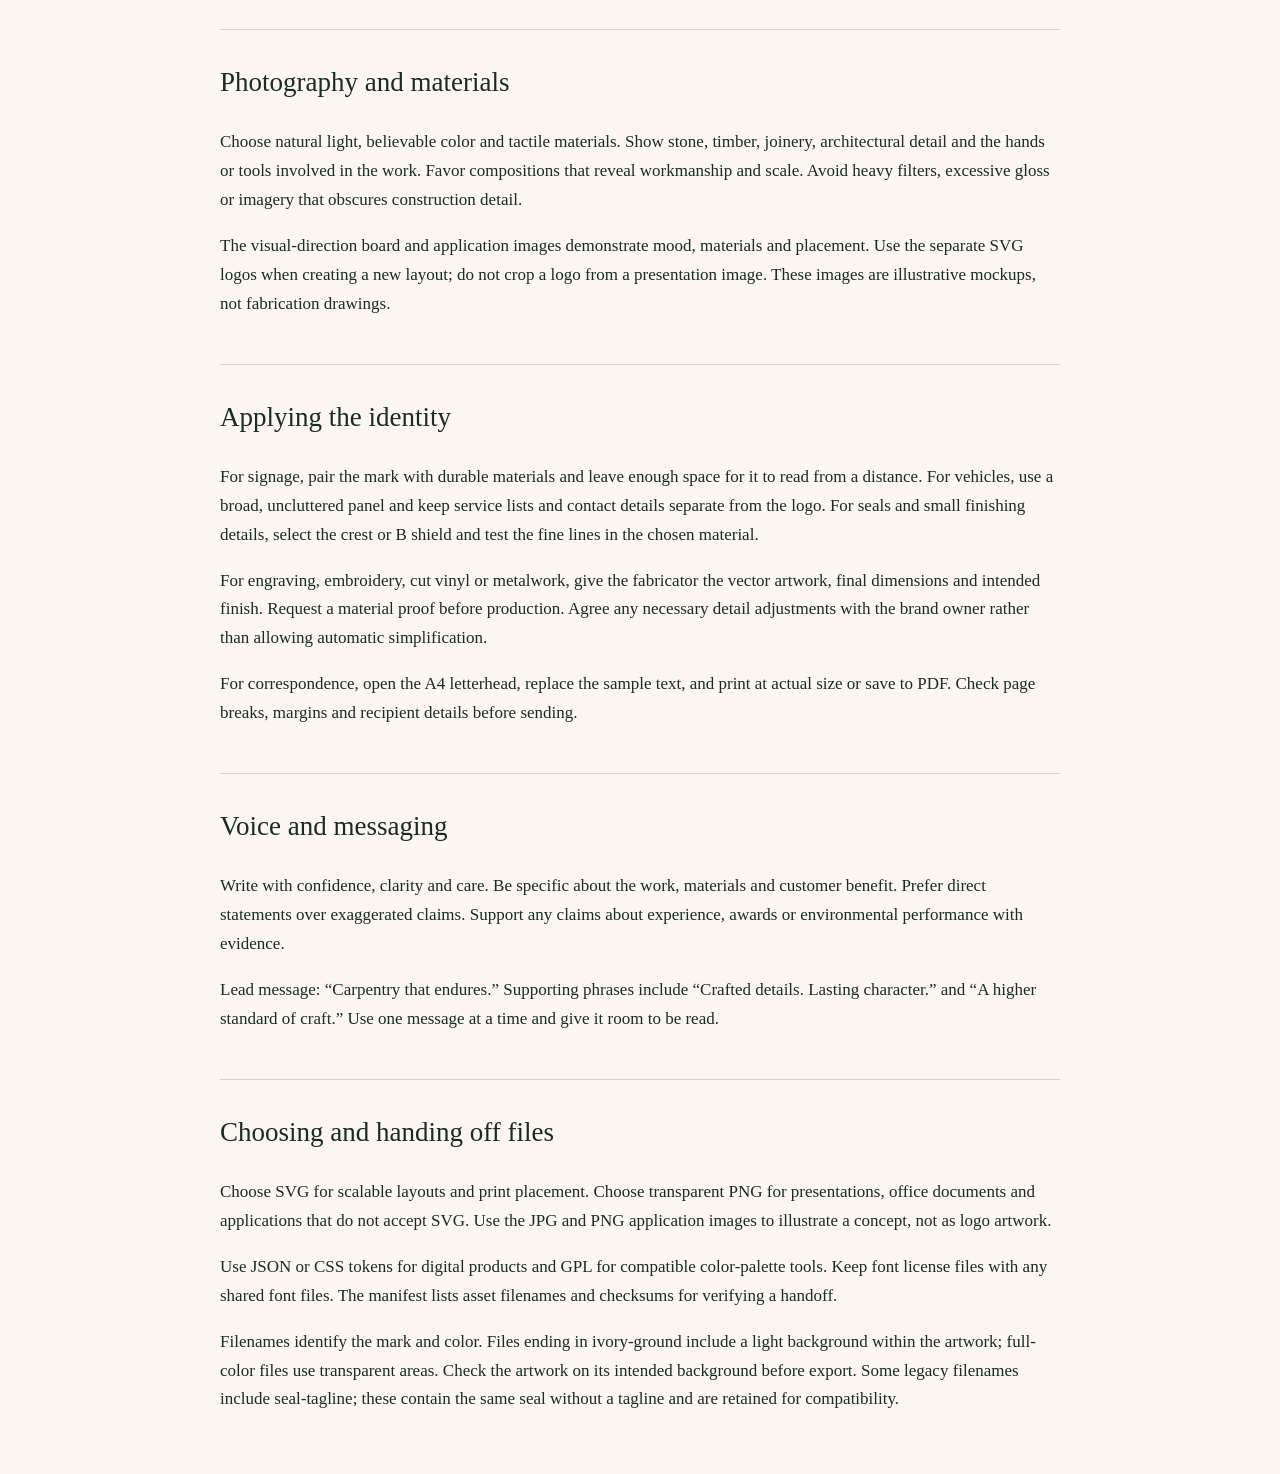
<file: assets/guidelines/britannia-brand-guidelines.html>
<!doctype html><html lang="en"><meta charset="utf-8"><meta name="viewport" content="width=device-width,initial-scale=1"><title>Britannia · Brand standards</title><style>body{margin:0;background:#fbf6f1;color:#1b2b23;font:17px/1.7 Georgia}main{max-width:840px;margin:60px auto;padding:0 30px}header{border-bottom:1px solid #886f47;padding-bottom:30px}header img{width:300px}h1{font-size:42px;font-weight:400;line-height:1.15}h2{font-size:27px;font-weight:400;border-top:1px solid #d9d1c4;padding-top:30px;margin-top:45px}a{color:inherit}nav{font:12px Arial;padding:25px 0}@media print{@page{size:A4;margin:18mm}body{font-size:11pt}main{margin:0;padding:0}nav{display:none}h1{font-size:28pt}h2{font-size:17pt;break-after:avoid}p{orphans:3;widows:3}}</style><main><header><img src="../logos/britannia-horizontal-full-color.svg" alt="Britannia current vector revision"></header><nav><a href="../../index.html">← Brand house</a> · <a href="britannia-brand-guidelines.md" download>Download Markdown</a> · Use your browser’s Print command to save a PDF.</nav><h1>Britannia Custom Builders · Brand guidelines</h1><p>Edition 02 · November 2026</p><h2>Using this guide</h2><p>Use this guide when creating a proposal, website, sign, vehicle graphic, printed piece or presentation for Britannia. Start with the supplied logo files, choose a format that fits the space, and use the colors and typography consistently. The brand should feel considered, enduring and grounded in skilled carpentry.</p><h2>Brand idea</h2><p>Carpentry that endures. Britannia specializes in finish carpentry and custom millwork, shaping interiors through built-ins and architectural woodwork. The work combines care for materials with attention to detail and lasting quality. The identity expresses four connected ideas: the crowned B represents legacy; crossed hammers represent craft; the olive tree represents nature; and the stone tower represents strength and detail.</p><h2>Choosing a logo</h2><p>Use the circular seal for prominent placements such as presentation covers and larger signage. Give the surrounding lettering enough room to remain readable.</p><p>Use the primary mark, with the four-part crest above the name, on proposals, stationery and layouts with ample vertical space. Use the horizontal lockup for website headers, vehicle panels and other wide placements.</p><p>Use the crowned B shield as a supporting signature on small items or where the full Britannia name is already visible. It should not replace a readable business name on an unfamiliar audience&#x27;s first introduction to the brand.</p><p>Use full-color artwork on a light, quiet background. For a single ink or finish, select a supplied one-color version: green or charcoal on light backgrounds, gold or ivory on dark backgrounds. Keep the contrast strong enough to preserve the script, leaves and masonry detail.</p><h2>Clear space and minimum size</h2><p>Keep a clear margin of at least one quarter of the crest width around the complete logo, including its lettering. Keep other text, imagery and page edges outside this area.</p><p>Starting minimum widths: circular seal 160 px or 40 mm; primary lockup 140 px or 35 mm; crest 80 px or 20 mm; B shield 40 px or 10 mm; horizontal lockup 240 px or 60 mm. Increase the size whenever fine details begin to close up. Check the artwork at its actual output size.</p><p>Scale the complete logo proportionally. Do not stretch, rotate, rearrange the quadrants, add shadows or redraw individual symbols. Use the supplied lettering instead of retyping the business name. The slight character of the letterforms is part of the artwork.</p><h2>Color palette</h2><p>Deep Green #1B2B23 is the main brand color. Use it for logos, prominent panels and text on a light background. Charcoal #2E2E2E is a supporting dark neutral.</p><p>Stone #D9D1C4 and Ivory #FBF6F1 provide quiet backgrounds. Keep parchment textures close to Stone, with subtle grain and natural tonal variation. Avoid a strong yellow or orange cast.</p><p>Antique Gold #886F47 is an accent for fine rules, ornament and larger display elements. Avoid small gold text on light backgrounds. Use green on ivory for comfortable reading.</p><p>The supplied HEX and RGB values are for digital use. Ask your printer to convert colors for the chosen stock and process, and review a physical proof. Metallic finishes require a material sample; a screen color cannot represent their reflectivity.</p><h2>Typography</h2><p>Use Libre Caslon Text for headlines and reading copy. Use Montserrat for navigation, captions, labels and practical information. Both font families and their licenses are included in the kit.</p><p>Use sentence case for prose. Reserve spaced capitals for short labels. For digital layouts, start with body text at 16–18 px and a line height near 1.6; use 32–48 px section headings and larger display type when space allows. Check the result on smaller screens rather than forcing a fixed headline size.</p><p>Place the logo as artwork. The outlined SVGs preserve its letterforms without requiring a font installation. Editable-text SVGs are provided for controlled design updates; install the included Libre Caslon Text font and check spacing before exporting a revised file.</p><h2>Layout and components</h2><p>Use generous margins, square edges and fine gold rules. Establish a clear order: a short label, a headline, supporting copy, then an action when needed. Keep decoration secondary to the content.</p><p>Use an 8 px spacing base, with common intervals of 16, 24, 32, 48 and 64 px. Keep related elements close and separate distinct sections with more space. Use green buttons with ivory text for primary actions and simple outlines for secondary actions. Preserve visible keyboard focus and readable contrast.</p><h2>Symbols and patterns</h2><p>Use the single-color crown, hammers, tree and tower as supporting illustrations. Keep their visible sizes balanced and allow open space around each. The standalone tower has a complete base; the version within the crest follows the shield boundary.</p><p>Use the Heritage fleur-de-lis pattern or Woodland tree pattern sparingly on stationery backs, packaging interiors and secondary panels. Keep contrast low. Place logos and reading copy on an unpatterned area.</p><h2>Photography and materials</h2><p>Choose natural light, believable color and tactile materials. Show stone, timber, joinery, architectural detail and the hands or tools involved in the work. Favor compositions that reveal workmanship and scale. Avoid heavy filters, excessive gloss or imagery that obscures construction detail.</p><p>The visual-direction board and application images demonstrate mood, materials and placement. Use the separate SVG logos when creating a new layout; do not crop a logo from a presentation image. These images are illustrative mockups, not fabrication drawings.</p><h2>Applying the identity</h2><p>For signage, pair the mark with durable materials and leave enough space for it to read from a distance. For vehicles, use a broad, uncluttered panel and keep service lists and contact details separate from the logo. For seals and small finishing details, select the crest or B shield and test the fine lines in the chosen material.</p><p>For engraving, embroidery, cut vinyl or metalwork, give the fabricator the vector artwork, final dimensions and intended finish. Request a material proof before production. Agree any necessary detail adjustments with the brand owner rather than allowing automatic simplification.</p><p>For correspondence, open the A4 letterhead, replace the sample text, and print at actual size or save to PDF. Check page breaks, margins and recipient details before sending.</p><h2>Voice and messaging</h2><p>Write with confidence, clarity and care. Be specific about the work, materials and customer benefit. Prefer direct statements over exaggerated claims. Support any claims about experience, awards or environmental performance with evidence.</p><p>Lead message: “Carpentry that endures.” Supporting phrases include “Crafted details. Lasting character.” and “A higher standard of craft.” Use one message at a time and give it room to be read.</p><h2>Choosing and handing off files</h2><p>Choose SVG for scalable layouts and print placement. Choose transparent PNG for presentations, office documents and applications that do not accept SVG. Use the JPG and PNG application images to illustrate a concept, not as logo artwork.</p><p>Use JSON or CSS tokens for digital products and GPL for compatible color-palette tools. Keep font license files with any shared font files. The manifest lists asset filenames and checksums for verifying a handoff.</p><p>Filenames identify the mark and color. Files ending in ivory-ground include a light background within the artwork; full-color files use transparent areas. Check the artwork on its intended background before export. Some legacy filenames include seal-tagline; these contain the same seal without a tagline and are retained for compatibility.</p></main></html>
</file>
<file: styles.css>
@font-face{font-family:"Libre Caslon Text";src:url(assets/fonts/LibreCaslonText[wght].ttf) format("truetype");font-weight:400 700;font-display:swap}
@font-face{font-family:Montserrat;src:url(assets/fonts/Montserrat.ttf) format("truetype");font-weight:100 900;font-display:swap}
:root{--green:#1b2b23;--charcoal:#2e2e2e;--gold:#886f47;--stone:#d9d1c4;--ivory:#fbf6f1;--line:#c5b89f;--serif:'Libre Caslon Text',Georgia,'Times New Roman',serif;--sans:Montserrat,Arial,Helvetica,sans-serif}*{box-sizing:border-box}html{scroll-behavior:smooth;scroll-padding-top:75px}body{margin:0;background:var(--ivory);color:var(--green);font-family:var(--serif);-webkit-font-smoothing:antialiased}a{color:inherit;text-underline-offset:5px}img{display:block;max-width:100%}button,a{-webkit-tap-highlight-color:transparent}button{font:inherit}a:focus-visible,button:focus-visible{outline:3px solid #b47b25;outline-offset:5px}.skip{position:fixed;top:-80px;left:20px;background:var(--ivory);padding:18px;z-index:10}.skip:focus{top:10px}.masthead{height:110px;display:flex;align-items:center;justify-content:space-between;padding:20px 4.2%;border-bottom:1px solid var(--line)}.brand{width:260px}.edition,.top-download,nav,.eyebrow,.small-label,.hero-note,.corner-label,.folio,.crest-stage>span,.caption,figcaption,.download-meta,footer,.source-note{font-family:var(--sans)}.edition{font-size:10px;letter-spacing:2px}.top-download{font-size:12px;text-decoration:none;border-bottom:1px solid;padding:10px 0}nav{display:flex;justify-content:center;gap:34px;padding:19px 20px;border-bottom:1px solid var(--line);font-size:10px;letter-spacing:1.4px;text-transform:uppercase;background:rgba(251,246,241,.97);position:sticky;top:0;z-index:5;overflow-x:auto;white-space:nowrap}nav a{text-decoration:none;position:relative}nav a:hover,nav a.active{color:var(--gold)}.hero{display:grid;grid-template-columns:1fr 1fr;min-height:690px}.hero-copy{padding:88px 12% 50px 8.4%;display:flex;flex-direction:column;align-items:flex-start}.eyebrow{font-size:10px;letter-spacing:2.3px;font-weight:500;margin:0 0 28px;line-height:1.7}h1{font-size:clamp(60px,6.8vw,106px);font-weight:400;line-height:.99;letter-spacing:-5px;margin:3px 0 32px}em{font-weight:400;color:var(--gold)}.intro{font-size:20px;line-height:1.55;margin:0 0 38px}.hero-actions{display:flex;gap:25px;align-items:center;flex-wrap:wrap}.button,.outline-button{display:inline-flex;align-items:center;justify-content:space-between;gap:28px;background:var(--green);color:var(--ivory);padding:18px 22px;text-decoration:none;font:11px var(--sans);letter-spacing:.4px;border:1px solid var(--green);min-height:49px;transition:background .2s,color .2s}.button:hover{background:#354b3e}.text-link{font:11px var(--sans)}.hero-note{font-size:8px;letter-spacing:1.8px;margin:60px 0 0}.hero-art{position:relative;display:flex;flex-direction:column;align-items:center;justify-content:center;padding:50px 35px;background:#e9dcc6;background-image:linear-gradient(#eedfc733,#eedfc733),url('assets/reference/britannia-parchment-texture.jpg');background-size:auto,96px 1050px;background-position:center;border-left:1px solid var(--line)}.hero-art>img{width:min(92%,450px);filter:drop-shadow(0 2px 1px #806e4e25)}.hero-art>p{font-size:15px;letter-spacing:5px;margin:25px 0 0}.corner-label{position:absolute;left:30px;top:25px;font-size:8px;letter-spacing:1.7px}.folio{position:absolute;bottom:25px;right:30px;font-size:8px;letter-spacing:1.7px}.brand-strip{background:var(--green);color:var(--stone);display:flex;align-items:center;justify-content:space-around;padding:26px 15%;font-size:10px;letter-spacing:3px}.brand-strip img{height:28px;filter:brightness(0) saturate(100%) invert(75%) sepia(10%) saturate(650%) hue-rotate(355deg)}.section{padding:100px 5.5%;scroll-margin-top:40px}.section-heading{display:grid;grid-template-columns:1fr 1fr;gap:0 8%;margin-bottom:50px}.section-heading .eyebrow{grid-column:1/-1;margin-bottom:20px}.section-heading h2{font-size:clamp(35px,3.6vw,54px);font-weight:400;line-height:1.1;letter-spacing:-1.5px;margin:0}.section-heading>p:last-child{font-size:17px;line-height:1.7;max-width:500px;margin:0;padding-top:2px}h3{font-size:23px;font-weight:400;margin:0 0 10px}p{line-height:1.65}.identity-grid{display:grid;grid-template-columns:1fr 1fr;gap:8%;align-items:center}.crest-stage{background:#eee6d8;position:relative;min-height:480px;display:flex;align-items:center;justify-content:center;border:1px solid var(--line)}.crest-stage>img{height:355px}.crest-stage>span{position:absolute;bottom:22px;font-size:8px;letter-spacing:1.6px}.symbol-list article{display:grid;grid-template-columns:20px 65px 1fr;gap:25px;padding:24px 0;border-bottom:1px solid var(--line);align-items:start}.symbol-list article:first-child{padding-top:0}.symbol-list article:last-child{border:0;padding-bottom:0}.symbol-list img{height:51px;width:65px;object-fit:contain}.symbol-list p{font-size:14px;margin:0}.roman{font-size:11px;color:var(--gold);padding-top:7px}.symbol-list h3{font-size:23px}.source-note{font-size:11px;line-height:1.8;border-left:2px solid var(--gold);padding:2px 0 2px 20px;margin:36px 0 0;color:#535649}.source-note strong{color:var(--green)}.tint{background:#eee8dd}.variant-grid{display:grid;grid-template-columns:repeat(3,1fr);gap:24px}.asset-card{border:1px solid var(--line);background:var(--ivory)}.asset-stage{height:290px;display:flex;align-items:center;justify-content:center;border-bottom:1px solid var(--line);padding:25px}.asset-stage img{max-width:90%;max-height:220px;width:auto}.asset-card:last-child .asset-stage img{width:95%}.card-info{padding:28px}.card-info p{font-size:14px;min-height:69px}.card-info a,.pattern-caption a{font:10px var(--sans);display:flex;justify-content:space-between;gap:15px;text-decoration:none;border-top:1px solid var(--line);padding-top:20px;margin-top:24px}.usage-grid{display:grid;grid-template-columns:repeat(3,1fr);gap:50px;margin-top:60px}.small-label{font-size:9px;letter-spacing:1.6px;display:block;margin-bottom:25px}.usage-grid p{font-size:13px}.clearspace{height:170px;display:flex;align-items:center;justify-content:center}.clearspace img{height:110px;padding:20px;box-sizing:content-box;border:1px dashed #886f4799;outline:1px solid #886f4733;outline-offset:10px}.mono{background:var(--green);height:170px;display:flex;gap:24px;align-items:center;justify-content:center}.mono img{height:110px;width:94px}.rule-title{font-size:38px;line-height:1.05;margin-top:32px}.swatches{display:grid;grid-template-columns:repeat(5,1fr);gap:18px}.swatch{background:none;border:0;padding:0;color:inherit;text-align:left;cursor:pointer}.swatch>span{display:block;height:210px;margin-bottom:20px;border:1px solid #1b2b2322;transition:transform .2s}.swatch:hover>span{transform:translateY(-5px)}.swatch strong{display:block;font:16px var(--serif);font-weight:400;margin-bottom:10px}.swatch code{font:10px var(--sans);letter-spacing:1px;display:block}.swatch small{display:block;font:9px var(--sans);margin-top:16px;color:#5b5f54}.caption{font-size:10px;line-height:1.8;margin-top:28px;max-width:850px}.type-section{background:var(--green);color:var(--ivory)}.type-section .eyebrow,.type-section .small-label{color:#c1ab85}.type-grid{display:grid;grid-template-columns:1fr 1fr;gap:8%}.type-grid>article{border-top:1px solid #d9d1c455;padding-top:30px}.type-sample{font-size:150px;line-height:1.4}.type-grid .sans{font-family:var(--sans);font-weight:300}.type-grid h3{font-size:34px}.type-grid article>p{font-size:14px;max-width:390px}.type-grid .type-alphabet{font:16px/1.8 var(--sans);letter-spacing:2px}.type-section .source-note,.type-section .source-note strong{color:var(--stone)}.component-grid{display:grid;grid-template-columns:repeat(3,1fr);gap:35px}.component{border:1px solid var(--line);padding:30px}.component .button,.component .outline-button{display:flex;margin:20px 0;width:100%}.outline-button{background:transparent;color:var(--green)}.outline-button:hover{background:#eee8dd}blockquote{font-size:28px;line-height:1.35;margin:30px 0}.component p{font-size:12px}.space-bars{display:flex;gap:8px;align-items:flex-end;height:104px;margin-bottom:30px}.space-bars i{display:block;background:var(--gold);width:24px;height:16px}.space-bars i:nth-child(2){height:32px}.space-bars i:nth-child(3){height:48px}.space-bars i:nth-child(4){height:96px}.pattern-grid{display:grid;grid-template-columns:1fr 1fr;gap:35px}.pattern-panel{height:290px;background-size:600px 400px;border:1px solid var(--line);background-color:#d9d1c4}.woodland{background-color:#f5eee2}.pattern-caption{display:flex;justify-content:space-between;align-items:center;margin-top:22px}.pattern-caption h3{margin-bottom:4px}.pattern-caption p{font-size:12px;margin:0}.pattern-caption a{margin:0;border:0;padding:0}.board{margin:0}.board img{width:100%}.board figcaption{font-size:8px;letter-spacing:1.5px;margin-top:20px}.applications{padding-top:40px}.application-grid{display:grid;grid-template-columns:1fr 1.6fr 1fr;gap:16px}.application-grid figure{margin:0}.application-grid img{height:330px;width:100%;object-fit:cover}.application-grid figcaption{font-size:8px;letter-spacing:1px;padding-top:15px}.downloads{background:var(--green);color:var(--ivory);display:grid;grid-template-columns:1fr 1fr;gap:9%;padding-top:100px;padding-bottom:100px}.download-intro h2{font-weight:400;font-size:52px;line-height:1.1;letter-spacing:-1px;margin:0 0 25px}.download-intro em{color:#c6af87}.download-intro>p:not(.eyebrow){font-size:16px;max-width:460px;margin-bottom:32px}.light{background:var(--ivory);color:var(--green);border-color:var(--ivory)}.light:hover{background:var(--stone)}.download-meta{display:block;font-size:8px;letter-spacing:1.4px;margin-top:18px}.download-list{border-top:1px solid #d9d1c455}.download-row{display:grid;grid-template-columns:22px 1fr 20px;gap:22px;align-items:center;text-decoration:none;padding:28px 0;border-bottom:1px solid #d9d1c455;transition:padding .2s}.download-row:hover{padding-left:8px}.download-row>span{font:9px var(--sans);color:#c6af87}.download-row h3{font-size:24px;margin-bottom:6px}.download-row p{font:10px/1.6 var(--sans);color:var(--stone);margin:0}.download-row b{font-weight:400;font-size:23px}footer{padding:38px 5.5%;display:flex;align-items:center;justify-content:space-between;gap:20px;border-top:1px solid var(--gold);font-size:8px;letter-spacing:1.8px}footer>div{display:flex;align-items:center;gap:20px}footer img{height:32px}footer a{text-decoration:none}#toast{position:fixed;bottom:25px;left:50%;transform:translate(-50%,25px);opacity:0;pointer-events:none;background:var(--green);color:var(--ivory);padding:15px 25px;font:12px var(--sans);box-shadow:0 5px 25px #0002;z-index:20;transition:.2s}#toast.visible{opacity:1;transform:translate(-50%,0)}@media(min-width:1700px){main,.masthead{max-width:1700px;margin:auto}.hero-copy{padding-left:12%}}@media(max-width:1100px){nav{justify-content:flex-start;gap:28px}.hero{min-height:600px}.hero-copy{padding-top:65px}.hero-art>img{width:100%}.hero-actions{gap:22px}.hero-note{margin-top:40px}.edition{display:none}.section{padding:70px 5%}.crest-stage{min-height:420px}.crest-stage>img{height:300px}.symbol-list article{gap:15px;grid-template-columns:15px 45px 1fr}.symbol-list img{width:45px}.variant-grid{gap:14px}.card-info{padding:22px}.asset-stage{height:250px}.swatch>span{height:170px}.component-grid{gap:15px}.component{padding:24px}.application-grid img{height:270px}.downloads{gap:6%}.download-intro h2{font-size:45px}}@media(max-width:760px){html{scroll-padding-top:60px}.masthead{height:86px;padding:17px 6%}.brand{width:210px}.top-download{font-size:10px}nav{padding:17px 6%;font-size:9px;gap:26px}.hero{grid-template-columns:1fr}.hero-copy{padding:60px 7% 48px}.hero h1{font-size:76px;letter-spacing:-3.5px}.eyebrow{font-size:9px}.intro{font-size:19px}.hero-note{margin-top:35px}.hero-art{min-height:515px;border-left:0;border-top:1px solid var(--line);padding:60px 30px}.hero-art>img{width:350px}.hero-art>p{font-size:12px;letter-spacing:4px}.brand-strip{padding:24px 6%;font-size:8px;letter-spacing:1.5px}.section{padding:62px 7%}.section-heading{display:block;margin-bottom:35px}.section-heading h2{font-size:37px;margin-bottom:20px}.section-heading>p:last-child{font-size:16px}.section-heading .eyebrow{margin-bottom:16px}.identity-grid{grid-template-columns:1fr;gap:35px}.crest-stage{min-height:420px}.symbol-list article{grid-template-columns:20px 55px 1fr;gap:22px}.symbol-list img{width:55px}.variant-grid{grid-template-columns:1fr;gap:24px}.asset-stage{height:280px}.asset-stage img{max-height:220px}.asset-card:last-child .asset-stage img{width:90%}.card-info p{min-height:0}.usage-grid{grid-template-columns:1fr;gap:30px;margin-top:40px}.usage-grid>div{border-top:1px solid var(--line);padding-top:25px}.usage-grid p{font-size:14px}.swatches{grid-template-columns:repeat(2,1fr);gap:28px 18px}.swatch>span{height:155px}.swatch:last-child{grid-column:1/-1}.swatch:last-child>span{height:100px}.type-grid{grid-template-columns:1fr;gap:35px}.type-sample{font-size:125px}.component-grid{grid-template-columns:1fr;gap:20px}.pattern-grid{grid-template-columns:1fr;gap:40px}.pattern-panel{height:240px}.application-grid{grid-template-columns:1fr;gap:30px}.application-grid img{height:auto;object-fit:contain}.board figcaption{font-size:7px}.downloads{display:block}.download-intro h2{font-size:43px}.download-list{margin-top:50px}.download-row{gap:15px}.download-row h3{font-size:23px}footer{padding:30px 7%;flex-wrap:wrap;font-size:7px}footer>div{width:100%}footer p{margin:0}.source-note{font-size:11px}.caption{font-size:10px}}@media(prefers-reduced-motion:reduce){html{scroll-behavior:auto}*{transition:none!important}}@media print{nav,.hero-actions,.top-download,.download-list,.skip,#toast{display:none}.section{padding:30px 0;break-inside:avoid}.hero{min-height:0}.hero-copy{padding:25px}.hero-art{min-height:0}body{-webkit-print-color-adjust:exact;print-color-adjust:exact}h1{font-size:65px}.hero-art img{max-height:300px}.brand-strip{padding:15px}.section-heading h2{font-size:32px}.downloads{display:block}.button{display:none}footer{padding:20px 0}}

.seal-download{position:absolute;bottom:24px;left:30px;font:9px var(--sans);text-decoration:none}.card-info a.editable-download{margin-top:14px;padding-top:0;border:0;font-size:9px;color:#626357}.hero-art{padding-bottom:75px}.crest-stage>span{text-align:center;padding:0 12px}.hero-art>img{mix-blend-mode:multiply}@media(max-width:760px){.hero-art{padding-bottom:75px}.seal-download{font-size:9px}}

.symbol-list article{grid-template-columns:20px 64px 1fr}.symbol-list img{width:64px;height:64px;object-fit:contain}@media(max-width:1100px) and (min-width:761px){.symbol-list article{grid-template-columns:15px 56px 1fr}.symbol-list img{width:56px;height:56px}}

.hero-art{background-color:#D9D1C4;background-image:linear-gradient(rgba(217,209,196,.65),rgba(217,209,196,.65)),url("assets/textures/britannia-natural-parchment.png");background-blend-mode:normal,luminosity;background-size:cover;background-repeat:no-repeat;background-position:center}

.hero h1{font-size:clamp(54px,5.6vw,88px);letter-spacing:-3.5px}@media(max-width:760px){.hero h1{font-size:clamp(42px,11vw,76px);letter-spacing:-2px}}

.application-grid figcaption p{font:14px/1.6 var(--serif);letter-spacing:0;margin:12px 0 0;color:var(--green)}

/* Comfortable headline rhythm at every viewport. */
.hero h1{line-height:1.14;letter-spacing:-.028em}
@media(max-width:760px){.hero h1{line-height:1.14;letter-spacing:-.028em}}

.headline-accent{color:var(--gold);font-style:italic}
</file>
